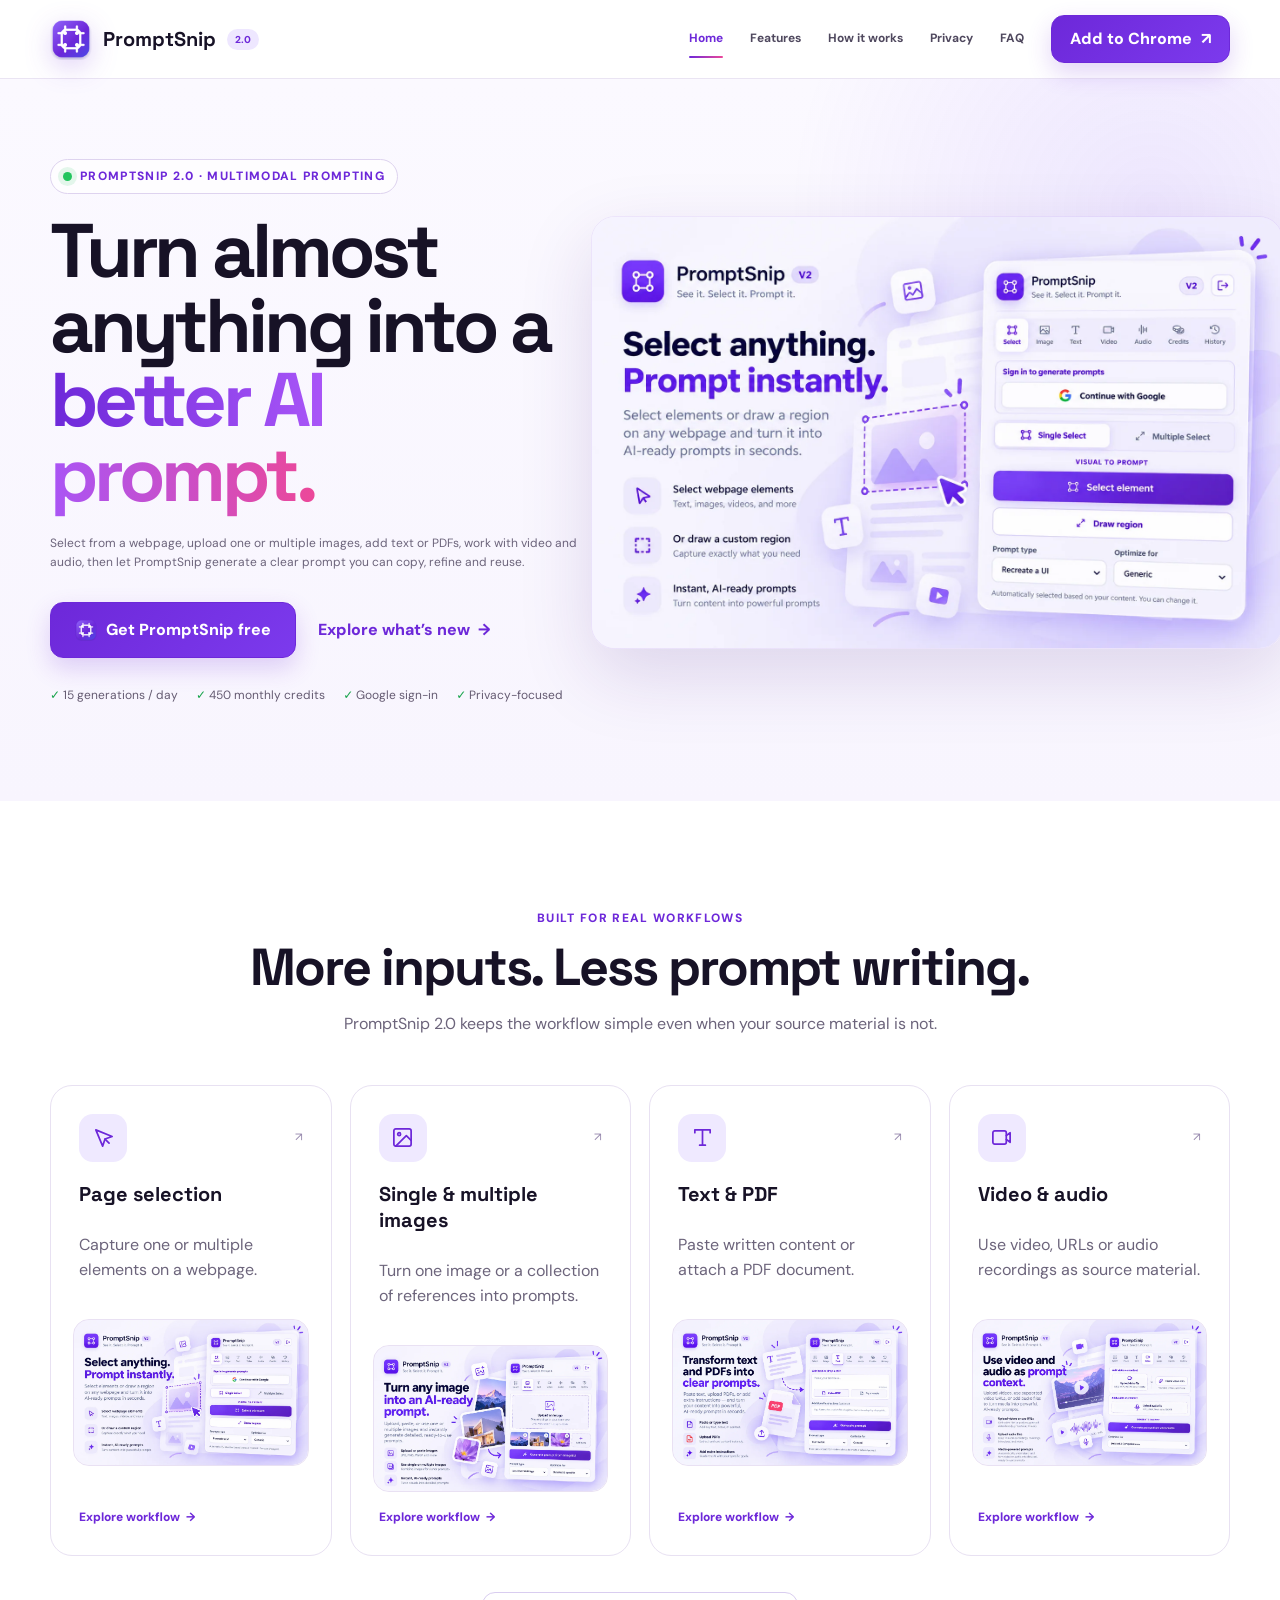
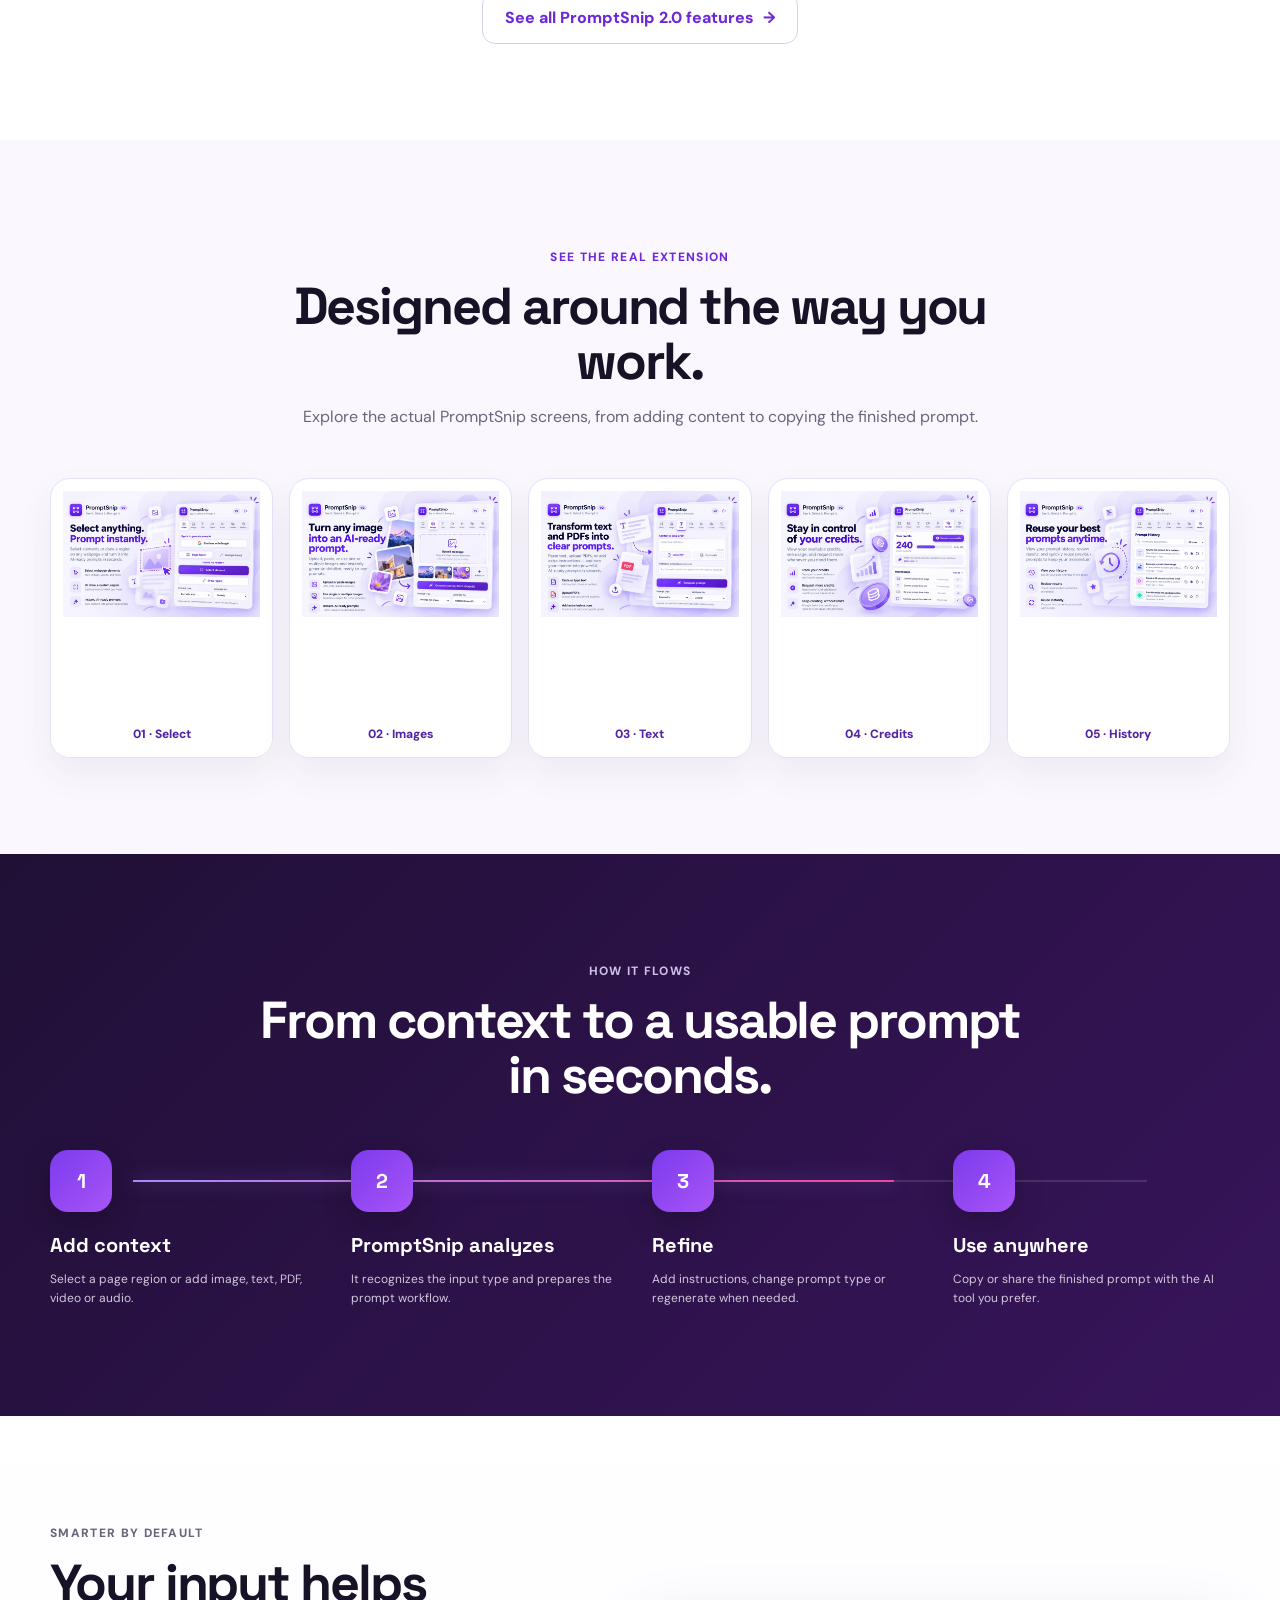
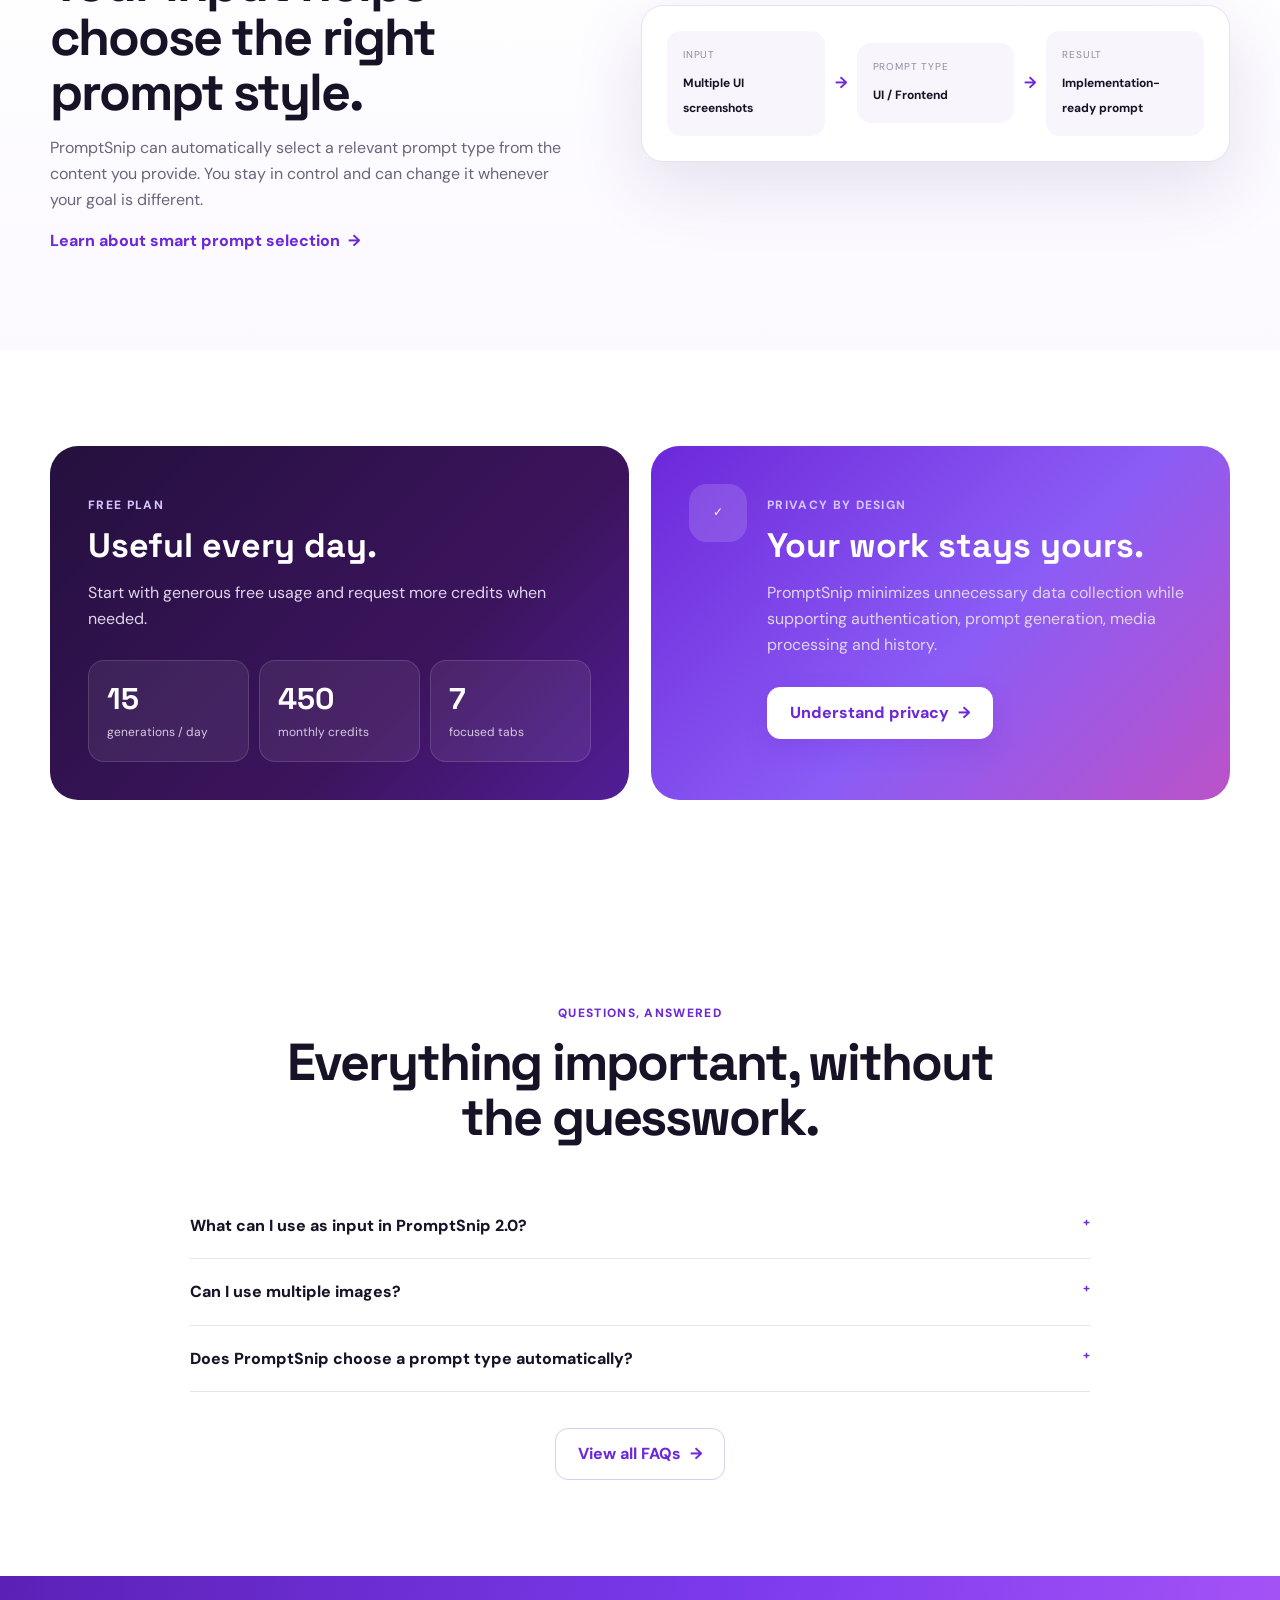
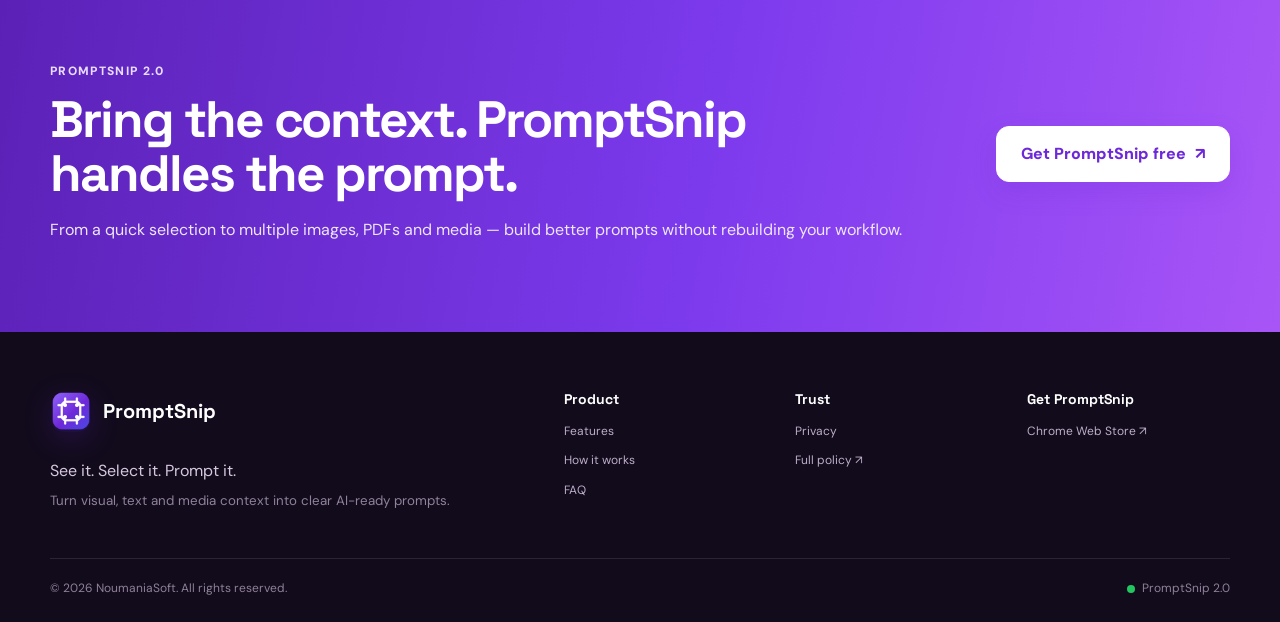
<file: index.html>
<!DOCTYPE html>
<html lang="en">
    <head>
        <meta charset="utf-8" />
        <meta content="width=device-width, initial-scale=1" name="viewport" />
        <title>PromptSnip — AI Prompt Generator for Images, PDFs, Video &amp; Webpages</title>
        <meta content="Create reusable AI prompts from webpage selections, images, text, PDFs, video and audio with PromptSnip, the Chrome extension for simple prompt generation." name="description" />
        <meta content="#6d28d9" name="theme-color" />
        <link href="assets/promptsnip-icon.png" rel="icon" type="image/png" />
        <link href="styles.css" rel="stylesheet" />
        <link href="https://promptsnip.noumaniasoft.com/" rel="canonical" />
        <meta content="website" property="og:type" />
        <meta content="PromptSnip" property="og:site_name" />
        <meta content="PromptSnip — AI Prompt Generator for Images, PDFs, Video &amp; Webpages" property="og:title" />
        <meta content="Create reusable AI prompts from webpage selections, images, text, PDFs, video and audio with PromptSnip, the Chrome extension for simple prompt generation." property="og:description" />
        <meta content="https://promptsnip.noumaniasoft.com/" property="og:url" />
        <meta content="https://promptsnip.noumaniasoft.com/assets/illustrations/PromptSnip-V2-Website-Hero.webp" property="og:image" />
        <meta content="summary_large_image" name="twitter:card" />
        <meta content="PromptSnip — AI Prompt Generator for Images, PDFs, Video &amp; Webpages" name="twitter:title" />
        <meta content="Create reusable AI prompts from webpage selections, images, text, PDFs, video and audio with PromptSnip, the Chrome extension for simple prompt generation." name="twitter:description" />
        <meta content="https://promptsnip.noumaniasoft.com/assets/illustrations/PromptSnip-V2-Website-Hero.webp" name="twitter:image" />
        <script type="application/ld+json">
            {
                "@context": "https://schema.org",
                "@type": "SoftwareApplication",
                "name": "PromptSnip",
                "applicationCategory": "BrowserApplication",
                "operatingSystem": "Chrome",
                "url": "https://promptsnip.noumaniasoft.com/",
                "description": "Create reusable AI prompts from webpage selections, images, text, PDFs, video and audio with PromptSnip, the Chrome extension for simple prompt generation.", 
                "image": "https://promptsnip.noumaniasoft.com/assets/illustrations/PromptSnip-V2-Website-Hero.webp",
                "publisher": {
                    "@type": "Organization", 
                    "name": "NoumaniaSoft"
                }, 
                "offers": {
                    "@type": "Offer", 
                    "price": "0", 
                    "priceCurrency": "USD"
                }
            }
        </script>
    </head>
    <body data-page="home">
        <a class="skip-link" href="#main">Skip to content</a>
        <header class="site-header">
            <nav aria-label="Main navigation" class="nav container">
                <a aria-label="PromptSnip home" class="brand" href="index.html">
                    <img alt="PromptSnip" height="42" src="assets/promptsnip-icon.png" width="42" />
                    <span>PromptSnip</span><small class="version-badge">2.0</small>
                </a>
                <button aria-controls="nav-links" aria-expanded="false" aria-label="Open menu" class="nav-toggle" type="button">
                    <span></span><span></span><span></span>
                </button>
                <div class="nav-links" id="nav-links">
                    <a data-nav="home" href="index.html">Home</a>
                    <a data-nav="features" href="features.html">Features</a>
                    <a data-nav="how" href="how-it-works.html">How it works</a>
                    <a data-nav="privacy" href="privacy.html">Privacy</a>
                    <a data-nav="faq" href="faq.html">FAQ</a>
                    <a 
                        class="button button-small"
                        href="https://chromewebstore.google.com/detail/promptsnip/cakhbcndlnpibpnpaebmmhgjoddcnhfo"
                        rel="noopener" target="_blank"
                    >
                        Add to Chrome 
                        <span aria-hidden="true">↗</span>
                    </a>
                </div>
            </nav>
        </header>
        <main id="main">
            <section class="hero hero-polished">
                <div class="hero-orb hero-orb-a"></div>
                <div class="hero-orb hero-orb-b"></div>
                <div class="container hero-grid">
                    <div class="hero-copy">
                        <div class="eyebrow"><span class="pulse-dot"></span> PROMPTSNIP 2.0 · MULTIMODAL PROMPTING</div>
                        <h1>Turn almost anything into a <span>better AI prompt.</span></h1>
                        <p class="hero-text">
                            Select from a webpage, upload one or multiple images, add text or PDFs, work
                            with video and audio, then let PromptSnip generate a clear prompt you can copy, refine and reuse.
                        </p>
                        <div class="hero-actions">
                            <a 
                                class="button button-large"
                                href="https://chromewebstore.google.com/detail/promptsnip/cakhbcndlnpibpnpaebmmhgjoddcnhfo"
                                rel="noopener" target="_blank"
                            >
                                <img alt="" class="button-icon" src="assets/promptsnip-icon.png" />
                                Get PromptSnip free
                            </a>
                            <a class="text-link" href="features.html">Explore what’s new <span>→</span></a>
                        </div>
                        <div class="trust-chips">
                            <span>✓ 15 generations / day</span>
                            <span>✓ 450 monthly credits</span>
                            <span>✓ Google sign-in</span>
                            <span>✓ Privacy-focused</span>
                        </div>
                    </div>
                    <div class="product-stage real-product-stage">
                        <img
                            alt="PromptSnip V2 browser extension promotional illustration" class="hero-illustration"
                            decoding="async"
                            fetchpriority="high"
                            height="992"
                            src="assets/illustrations/PromptSnip-V2-Website-Hero.webp" 
                            width="1586" 
                        />
                    </div>
                </div>
            </section>
            <section class="section home-summary">
                <div class="container">
                    <div class="section-heading">
                        <p class="kicker">BUILT FOR REAL WORKFLOWS</p>
                        <h2>More inputs. Less prompt writing.</h2>
                        <p>PromptSnip 2.0 keeps the workflow simple even when your source material is not.</p>
                    </div>
                    <div class="feature-grid feature-grid-v2">
                        <a class="feature-card interactive-card visual-home-card" href="features.html#selection">
                            <div class="card-icon-row">
                                <span class="icon-orb">
                                    <svg 
                                        aria-hidden="true"
                                        class="ps-icon"
                                        fill="none"
                                        stroke="currentColor"
                                        stroke-linecap="round"
                                        stroke-linejoin="round"
                                        stroke-width="1.8"
                                        viewbox="0 0 24 24"
                                    >
                                        <path d="m4 4 7.1 17 2.5-7.4L21 11 4 4Z"></path>
                                        <path d="m13.6 13.6 4.2 4.2"></path>
                                    </svg>
                                </span>
                                <span class="card-arrow">↗</span>
                            </div>
                            <h3>Page selection</h3>
                            <p>Capture one or multiple elements on a webpage.</p>
                            <div class="card-screen">
                                <img
                                    alt="Illustration of selecting webpage content to create AI prompts" 
                                    decoding="async"
                                    height="992" 
                                    loading="lazy"
                                    src="assets/illustrations/PromptSnip-Select-Webpage-Feature.webp" 
                                    width="1586" 
                                />
                            </div>
                            <span class="card-link">Explore workflow <b>→</b></span>
                        </a>
                        <a class="feature-card interactive-card visual-home-card" href="features.html#images">
                            <div class="card-icon-row">
                                <span class="icon-orb">
                                    <svg
                                        aria-hidden="true"
                                        class="ps-icon"
                                        fill="none"
                                        stroke="currentColor"
                                        stroke-linecap="round"
                                        stroke-linejoin="round"
                                        stroke-width="1.8"
                                        viewbox="0 0 24 24"
                                    >
                                        <rect height="18" rx="2" width="18" x="3" y="3"></rect>
                                        <circle cx="8.5" cy="8.5" r="1.5"></circle>
                                        <path d="m21 15-5-5L5 21"></path>
                                    </svg>
                                </span>
                                <span class="card-arrow">↗</span>
                            </div>
                            <h3>Single &amp; multiple images</h3>
                            <p>Turn one image or a collection of references into prompts.</p>
                            <div class="card-screen">
                                <img 
                                    alt="Illustration of image upload and image-to-prompt workflow"
                                    decoding="async" 
                                    height="992" 
                                    loading="lazy"
                                    src="assets/illustrations/PromptSnip-Image-to-AI-Prompt-Feature.webp" 
                                    width="1586" 
                                />
                            </div>
                            <span class="card-link">Explore workflow <b>→</b></span>
                        </a>
                        <a class="feature-card interactive-card visual-home-card" href="features.html#text">
                            <div class="card-icon-row">
                                <span class="icon-orb">
                                        <svg 
                                            aria-hidden="true" 
                                            class="ps-icon"
                                            fill="none" 
                                            stroke="currentColor" 
                                            stroke-linecap="round" 
                                            stroke-linejoin="round"
                                            stroke-width="1.8" 
                                            viewbox="0 0 24 24"
                                        >
                                            <path d="M4 7V4h16v3M9 20h6M12 4v16"></path>
                                        </svg>
                                    </span>
                                    <span class="card-arrow">↗</span>
                                </div>
                            <h3>Text &amp; PDF</h3>
                            <p>Paste written content or attach a PDF document.</p>
                            <div class="card-screen">
                                <img 
                                    alt="Illustration of AI prompts from text and PDF documents"
                                    decoding="async" 
                                    height="992" 
                                    loading="lazy"
                                    src="assets/illustrations/PromptSnip-Text-PDF-to-Prompt-Feature.webp" 
                                    width="1586" 
                                />
                            </div>
                            <span class="card-link">Explore workflow <b>→</b></span>
                        </a>
                        <a class="feature-card interactive-card visual-home-card" href="features.html#videos">
                            <div class="card-icon-row">
                                <span class="icon-orb">
                                    <svg
                                        aria-hidden="true"
                                        class="ps-icon"
                                        fill="none"
                                        stroke="currentColor"
                                        stroke-linecap="round"
                                        stroke-linejoin="round"
                                        stroke-width="1.8"
                                        viewbox="0 0 24 24"
                                    >
                                        <rect height="14" rx="2" width="14" x="3" y="5"></rect>
                                        <path d="m17 10 4-3v10l-4-3"></path>
                                    </svg>
                                </span>
                                <span class="card-arrow">↗</span>
                            </div>
                            <h3>Video &amp; audio</h3>
                            <p>Use video, URLs or audio recordings as source material.</p>
                            <div class="card-screen">
                                <img 
                                    alt="Illustration of video and audio inputs for AI prompts"
                                    decoding="async" 
                                    height="992" 
                                    loading="lazy"
                                    src="assets/illustrations/PromptSnip-Video-Audio-to-Prompt-Feature.webp" 
                                    width="1586" 
                                />
                            </div>
                            <span class="card-link">Explore workflow <b>→</b></span>
                        </a>
                    </div>
                    <div class="center-action">
                        <a class="button button-secondary" href="features.html">See all PromptSnip 2.0 features<span>→</span></a>
                    </div>
                </div>
            </section>
            <section class="section product-tour-preview">
                <div class="container">
                    <div class="section-heading">
                        <p class="kicker">SEE THE REAL EXTENSION</p>
                        <h2>Designed around the way you work.</h2>
                        <p>Explore the actual PromptSnip screens, from adding content to copying the finished prompt.</p>
                    </div>
                    <div class="preview-strip">
                        <a href="features.html#selection">
                            <img
                                alt="Illustration of selecting webpage content to create AI prompts" 
                                decoding="async"
                                height="992" 
                                loading="lazy"
                                src="assets/illustrations/PromptSnip-Select-Webpage-Feature.webp" 
                                width="1586" 
                            />
                                <span>01 · Select</span>
                        </a>
                        <a href="features.html#images">
                                <img
                                    alt="Illustration of image upload and image-to-prompt workflow" 
                                    decoding="async"
                                    height="992" 
                                    loading="lazy"
                                    src="assets/illustrations/PromptSnip-Image-to-AI-Prompt-Feature.webp"
                                    width="1586"
                                />
                            <span>02 · Images</span>
                        </a>
                        <a href="features.html#text">
                                <img
                                    alt="Illustration of AI prompts from text and PDF documents"
                                    decoding="async"
                                    height="992"
                                    loading="lazy"
                                    src="assets/illustrations/PromptSnip-Text-PDF-to-Prompt-Feature.webp"
                                    width="1586"
                                />
                            <span>03 · Text</span>
                        </a>
                        <a href="features.html#credits">
                            <img
                                alt="Illustration of PromptSnip credits and requests" 
                                decoding="async" 
                                height="992"
                                loading="lazy" 
                                src="assets/illustrations/PromptSnip-Credits-Management-Feature.webp"
                                width="1586" 
                            />
                            <span>04 · Credits</span>
                        </a>
                        <a href="features.html#history">
                            <img
                                alt="Illustration of saved AI prompt history and reuse" 
                                decoding="async" 
                                height="992"
                                loading="lazy" 
                                src="assets/illustrations/PromptSnip-Prompt-History-Feature.webp"
                                width="1586" 
                            />
                            <span>05 · History</span>
                        </a>
                    </div>
                </div>
            </section>
            <section class="section workflow-band">
                <div class="container">
                    <div class="section-heading light-heading">
                        <p class="kicker">HOW IT FLOWS</p>
                        <h2>From context to a usable prompt in seconds.</h2>
                    </div>
                    <div class="workflow-track">
                        <div class="progress-line"><span></span></div>
                        <article>
                            <div class="step-bubble">1</div>
                            <h3>Add context</h3>
                            <p>Select a page region or add image, text, PDF, video or audio.</p>
                        </article>
                        <article>
                            <div class="step-bubble">2</div>
                            <h3>PromptSnip analyzes</h3>
                            <p>It recognizes the input type and prepares the prompt workflow.</p>
                        </article>
                        <article>
                            <div class="step-bubble">3</div>
                            <h3>Refine</h3>
                            <p>Add instructions, change prompt type or regenerate when needed.</p>
                        </article>
                        <article>
                            <div class="step-bubble">4</div>
                            <h3>Use anywhere</h3>
                            <p>Copy or share the finished prompt with the AI tool you prefer.</p>
                        </article>
                    </div>
                </div>
            </section>
            <section class="section split-highlight">
                <div class="container split-grid">
                    <div>
                        <p class="kicker">SMARTER BY DEFAULT</p>
                        <h2>Your input helps choose the right prompt style.</h2>
                        <p>
                            PromptSnip can automatically select a relevant prompt type from the content you provide.
                            You stay in control and can change it whenever your goal is different.
                        </p>
                        <a class="text-link" href="features.html#smart">Learn about smart prompt selection<span>→</span></a>
                    </div>
                    <div class="decision-card">
                        <div><small>INPUT</small><strong>Multiple UI screenshots</strong></div><b>→</b>
                        <div><small>PROMPT TYPE</small><strong>UI / Frontend</strong></div><b>→</b>
                        <div><small>RESULT</small><strong>Implementation-ready prompt</strong></div>
                    </div>
                </div>
            </section>
            <section class="section pricing-privacy">
                <div class="container two-cards">
                    <article class="quota-card gradient-card">
                        <p class="kicker">FREE PLAN</p>
                        <h2>Useful every day.</h2>
                        <p>Start with generous free usage and request more credits when needed.</p>
                        <div class="metrics">
                            <div><strong>15</strong><span>generations / day</span></div>
                            <div><strong>450</strong><span>monthly credits</span></div>
                            <div><strong>7</strong><span>focused tabs</span></div>
                        </div>
                    </article>
                    <article class="privacy-card theme-card">
                        <div class="shield-icon">✓</div>
                        <div>
                            <p class="kicker">PRIVACY BY DESIGN</p>
                            <h2>Your work stays yours.</h2>
                            <p>
                                PromptSnip minimizes unnecessary data collection while supporting authentication, prompt
                                generation, media processing and history.
                            </p>
                            <a class="button button-light" href="privacy.html">Understand privacy<span>→</span></a>
                        </div>
                    </article>
                </div>
            </section>
            <section class="section faq-preview">
                <div class="container narrow">
                    <div class="section-heading">
                        <p class="kicker">QUESTIONS, ANSWERED</p>
                        <h2>Everything important, without the guesswork.</h2>
                    </div>
                    <div class="faq-list compact-faq">
                        <details>
                            <summary>What can I use as input in PromptSnip 2.0?</summary>
                            <p>
                                Webpage selections, images, text, PDFs, supported video and audio input, 
                                plus supported public URL workflows.
                            </p>
                        </details>
                        <details>
                            <summary>Can I use multiple images?</summary>
                            <p>Yes. The Image workflow supports single and multiple-image input.</p>
                        </details>
                        <details>
                            <summary>Does PromptSnip choose a prompt type automatically?</summary>
                            <p>It can select a relevant type automatically, while still letting you change it manually.</p>
                        </details>
                    </div>
                    <div class="center-action"><a class="button button-secondary" href="faq.html">View all FAQs<span>→</span></a>
                    </div>
                </div>
            </section>
            <section class="final-cta premium-cta">
                <div class="container">
                    <div>
                        <p class="kicker">PROMPTSNIP 2.0</p>
                        <h2>Bring the context. PromptSnip handles the prompt.</h2>
                        <p>
                            From a quick selection to multiple images, PDFs and media — build better prompts without
                            rebuilding your workflow.
                        </p>
                    </div>
                    <a 
                        class="button button-light button-large"
                        href="https://chromewebstore.google.com/detail/promptsnip/cakhbcndlnpibpnpaebmmhgjoddcnhfo"
                        rel="noopener" target="_blank"
                    >
                        Get PromptSnip free 
                        <span>↗</span>
                    </a>
                </div>
            </section>
        </main>
        <footer class="site-footer">
            <div class="container footer-top">
                <div class="footer-brand">
                    <a class="brand" href="index.html">
                        <img alt="PromptSnip" height="42" src="assets/promptsnip-icon.png" width="42" />
                        <span>PromptSnip</span>
                    </a>
                    <p>See it. Select it. Prompt it.</p>
                    <small>Turn visual, text and media context into clear AI-ready prompts.</small>
                </div>
                <div class="footer-links">
                    <div>
                        <b>Product</b>
                        <a href="features.html">Features</a>
                        <a href="how-it-works.html">How it works</a>
                        <a href="faq.html">FAQ</a>
                    </div>
                    <div>
                        <b>Trust</b>
                        <a href="privacy.html">Privacy</a>
                        <a href="https://privacy.noumaniasoft.com/" rel="noopener" target="_blank">Full policy ↗</a>
                    </div>
                    <div>
                        <b>Get PromptSnip</b>
                        <a
                            href="https://chromewebstore.google.com/detail/promptsnip/cakhbcndlnpibpnpaebmmhgjoddcnhfo"
                            rel="noopener" target="_blank"
                        >
                            Chrome Web Store ↗
                        </a>
                    </div>
                </div>
            </div>
            <div class="container footer-bottom">
                <span>© <span id="year">2026</span> NoumaniaSoft. All rights reserved.</span>
                <span class="footer-status"><i></i> PromptSnip 2.0</span>
            </div>
        </footer>
        <script src="script.js"></script>
    </body>
</html>
</file>
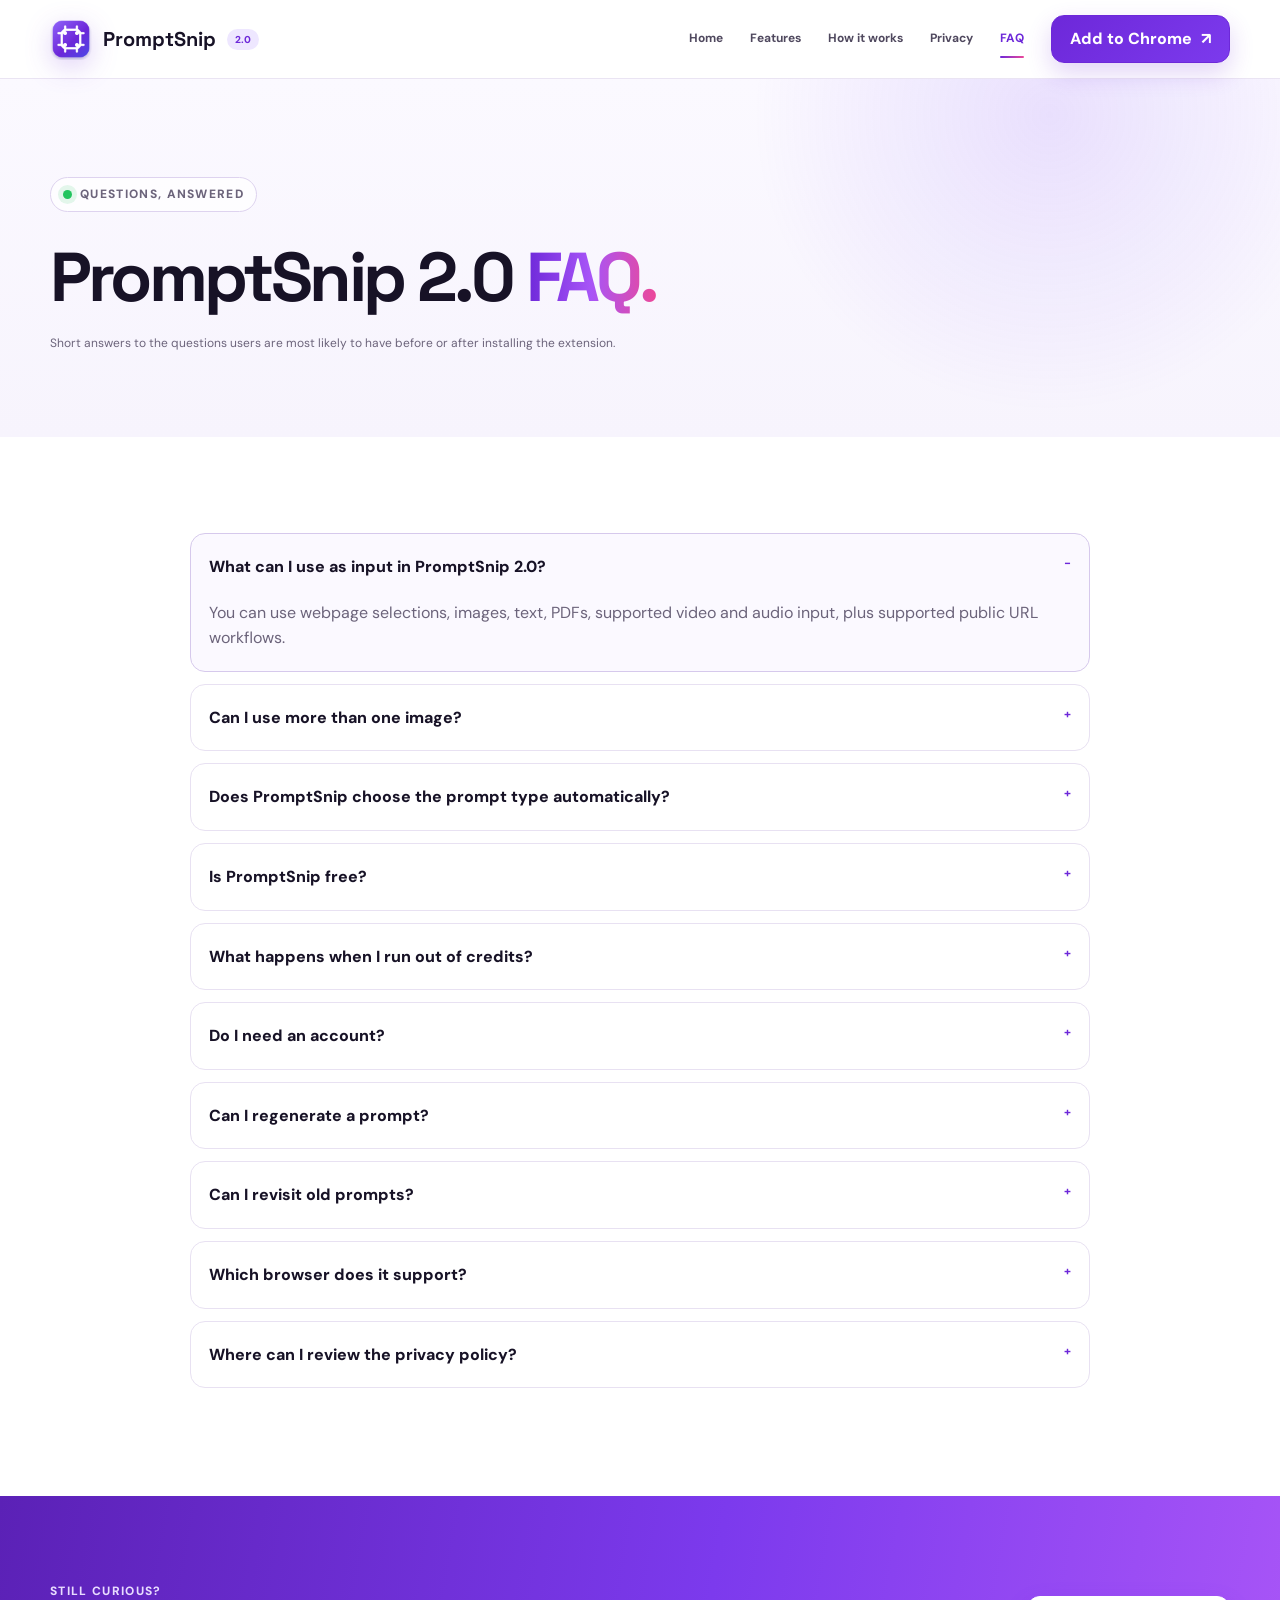
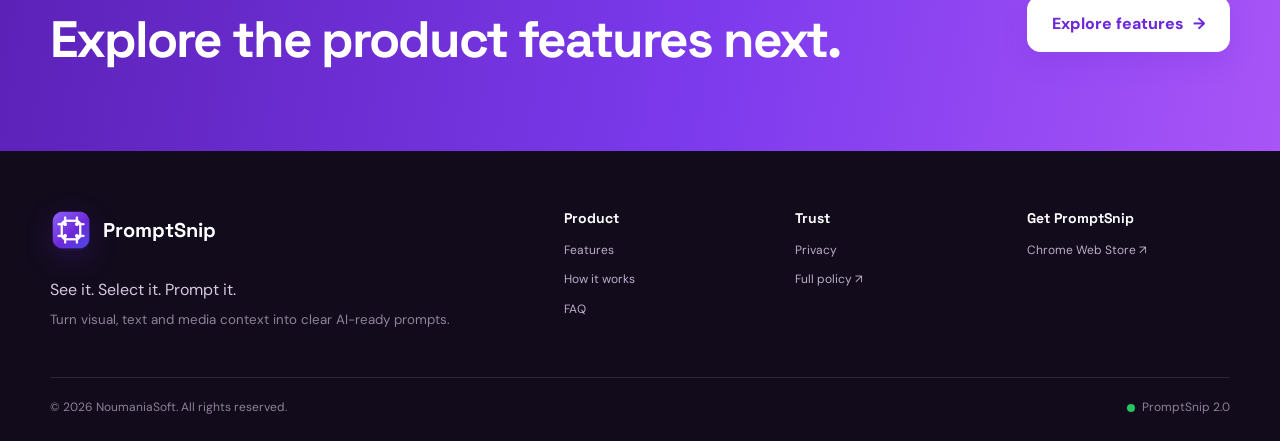
<file: faq.html>
<!DOCTYPE html>
<html lang="en">
    <head>
        <meta charset="utf-8" />
        <meta content="width=device-width, initial-scale=1" name="viewport" />
        <title>PromptSnip FAQ — AI Prompt Generator Help and Support</title>
        <meta content="Answers to common questions about PromptSnip image, text, webpage, PDF, video and audio prompt generation and credits." name="description" />
        <meta content="#6d28d9" name="theme-color" />
        <link href="assets/promptsnip-icon.png" rel="icon" type="image/png" />
        <link href="styles.css" rel="stylesheet" />
        <link href="https://promptsnip.noumaniasoft.com/faq.html" rel="canonical" />
        <meta content="website" property="og:type" />
        <meta content="PromptSnip" property="og:site_name" />
        <meta content="PromptSnip FAQ — AI Prompt Generator Help and Support" property="og:title" />
        <meta content="Answers to common questions about PromptSnip image, text, webpage, PDF, video and audio prompt generation and credits." property="og:description" />
        <meta content="https://promptsnip.noumaniasoft.com/faq.html" property="og:url" />
        <meta content="https://promptsnip.noumaniasoft.com/assets/illustrations/PromptSnip-V2-Website-Hero.webp" property="og:image" />
        <meta content="summary_large_image" name="twitter:card" />
        <meta content="PromptSnip FAQ — AI Prompt Generator Help and Support" name="twitter:title" />
        <meta content="Answers to common questions about PromptSnip image, text, webpage, PDF, video and audio prompt generation and credits." name="twitter:description" />
        <meta content="https://promptsnip.noumaniasoft.com/assets/illustrations/PromptSnip-V2-Website-Hero.webp" name="twitter:image" />
    </head>
    <body data-page="faq">
        <a class="skip-link" href="#main">Skip to content</a>
        <header class="site-header">
            <nav aria-label="Main navigation" class="nav container">
                <a aria-label="PromptSnip home" class="brand" href="index.html">
                    <img alt="PromptSnip" height="42" src="assets/promptsnip-icon.png" width="42" />
                    <span>PromptSnip</span>
                    <small class="version-badge">2.0</small>
                </a>
                <button aria-controls="nav-links" aria-expanded="false" aria-label="Open menu" class="nav-toggle" type="button">
                    <span></span><span></span><span></span>
                </button>
                <div class="nav-links" id="nav-links">
                    <a data-nav="home" href="index.html">Home</a>
                    <a data-nav="features" href="features.html">Features</a>
                    <a data-nav="how" href="how-it-works.html">How it works</a>
                    <a data-nav="privacy" href="privacy.html">Privacy</a>
                    <a data-nav="faq" href="faq.html">FAQ</a>
                    <a class="button button-small" href="https://chromewebstore.google.com/detail/promptsnip/cakhbcndlnpibpnpaebmmhgjoddcnhfo" rel="noopener" target="_blank">
                        Add to Chrome 
                        <span aria-hidden="true">↗</span>
                    </a>
                </div>
            </nav>
        </header>
        <main id="main">
            <section class="page-hero compact-page-hero">
                <div class="container page-hero-inner">
                    <div>
                        <p class="eyebrow">
                            <span class="pulse-dot"></span> 
                            QUESTIONS, ANSWERED
                        </p>
                        <h1>PromptSnip 2.0 <span>FAQ.</span></h1>
                        <p>Short answers to the questions users are most likely to have before or after installing the extension.</p>
                    </div>
                </div>
            </section>
            <section class="section">
                <div class="container narrow">
                    <div class="faq-list faq-page">
                        <details open="">
                            <summary>What can I use as input in PromptSnip 2.0?</summary>
                            <p>You can use webpage selections, images, text, PDFs, supported video and audio input, plus supported public URL workflows.</p>
                        </details>
                        <details>
                            <summary>Can I use more than one image?</summary>
                            <p>Yes. The Image workflow supports both single-image and multiple-image input.</p>
                        </details>
                        <details>
                            <summary>Does PromptSnip choose the prompt type automatically?</summary>
                            <p>It can automatically select a relevant prompt type from your input, while still letting you change that choice manually.</p>
                        </details>
                        <details>
                            <summary>Is PromptSnip free?</summary>
                            <p>The current free plan provides up to 15 generations per day and 450 monthly credits.</p>
                        </details>
                        <details>
                            <summary>What happens when I run out of credits?</summary>
                            <p>The Credits section shows your current usage and provides a way to request additional credits.</p>
                        </details>
                        <details>
                            <summary>Do I need an account?</summary>
                            <p>Yes. PromptSnip uses Google sign-in to connect your account securely.</p>
                        </details>
                        <details>
                            <summary>Can I regenerate a prompt?</summary>
                            <p>Yes. Regenerate lets you request another result without rebuilding the entire source workflow.</p>
                        </details>
                        <details>
                            <summary>Can I revisit old prompts?</summary>
                            <p>Yes. The History tab is designed so you can return to previously generated prompts and reuse them.</p>
                        </details>
                        <details>
                            <summary>Which browser does it support?</summary>
                            <p>PromptSnip is currently distributed through the Google Chrome Web Store.</p>
                        </details>
                        <details>
                            <summary>Where can I review the privacy policy?</summary>
                            <p>You can read the <a href="https://privacy.noumaniasoft.com/" rel="noopener" target="_blank">official PromptSnip Privacy Policy ↗</a>.</p>
                        </details>
                    </div>
                </div>
            </section>
            <section class="final-cta premium-cta">
                <div class="container">
                    <div>
                        <p class="kicker">STILL CURIOUS?</p>
                        <h2>Explore the product features next.</h2>
                    </div><a class="button button-light button-large" href="features.html">Explore features
                        <span>→</span></a>
                </div>
            </section>
        </main>
        <footer class="site-footer">
            <div class="container footer-top">
                <div class="footer-brand">
                    <a class="brand" href="index.html">
                        <img alt="PromptSnip" height="42" src="assets/promptsnip-icon.png" width="42" />
                        <span>PromptSnip</span>
                    </a>
                    <p>See it. Select it. Prompt it.</p>
                    <small>Turn visual, text and media context into clear AI-ready prompts.</small>
                </div>
                <div class="footer-links">
                    <div>
                        <b>Product</b>
                        <a href="features.html">Features</a>
                        <a href="how-it-works.html">How it works</a>
                        <a href="faq.html">FAQ</a>
                    </div>
                    <div>
                        <b>Trust</b>
                        <a href="privacy.html">Privacy</a>
                        <a href="https://privacy.noumaniasoft.com/" rel="noopener" target="_blank">Full policy ↗</a>
                    </div>
                    <div>
                        <b>Get PromptSnip</b>
                        <a href="https://chromewebstore.google.com/detail/promptsnip/cakhbcndlnpibpnpaebmmhgjoddcnhfo" rel="noopener" target="_blank">Chrome Web Store ↗</a>
                    </div>
                </div>
            </div>
            <div class="container footer-bottom">
                <span>© <span id="year">2026</span> NoumaniaSoft. All rights reserved.</span>
                <span class="footer-status"><i></i> PromptSnip 2.0</span>
            </div>
        </footer>
        <script src="script.js"></script>
    </body>
</html>
</file>
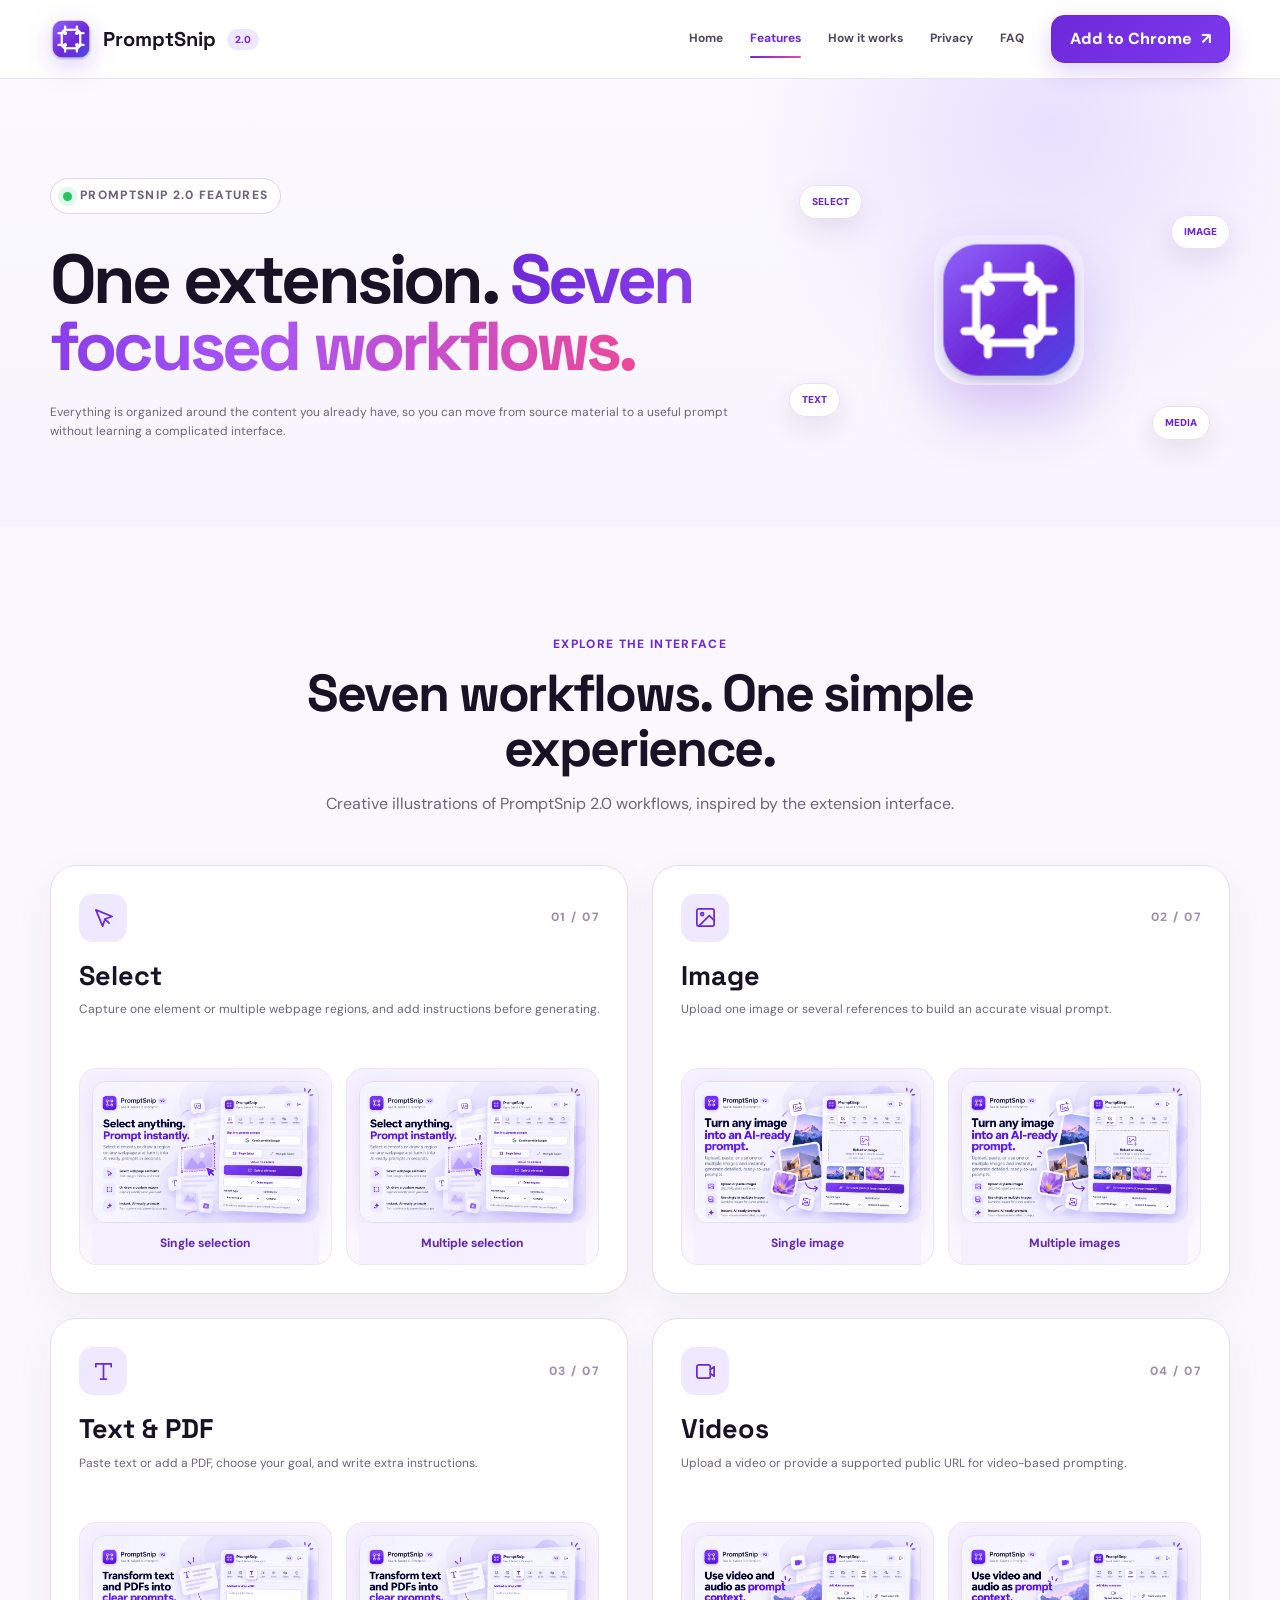
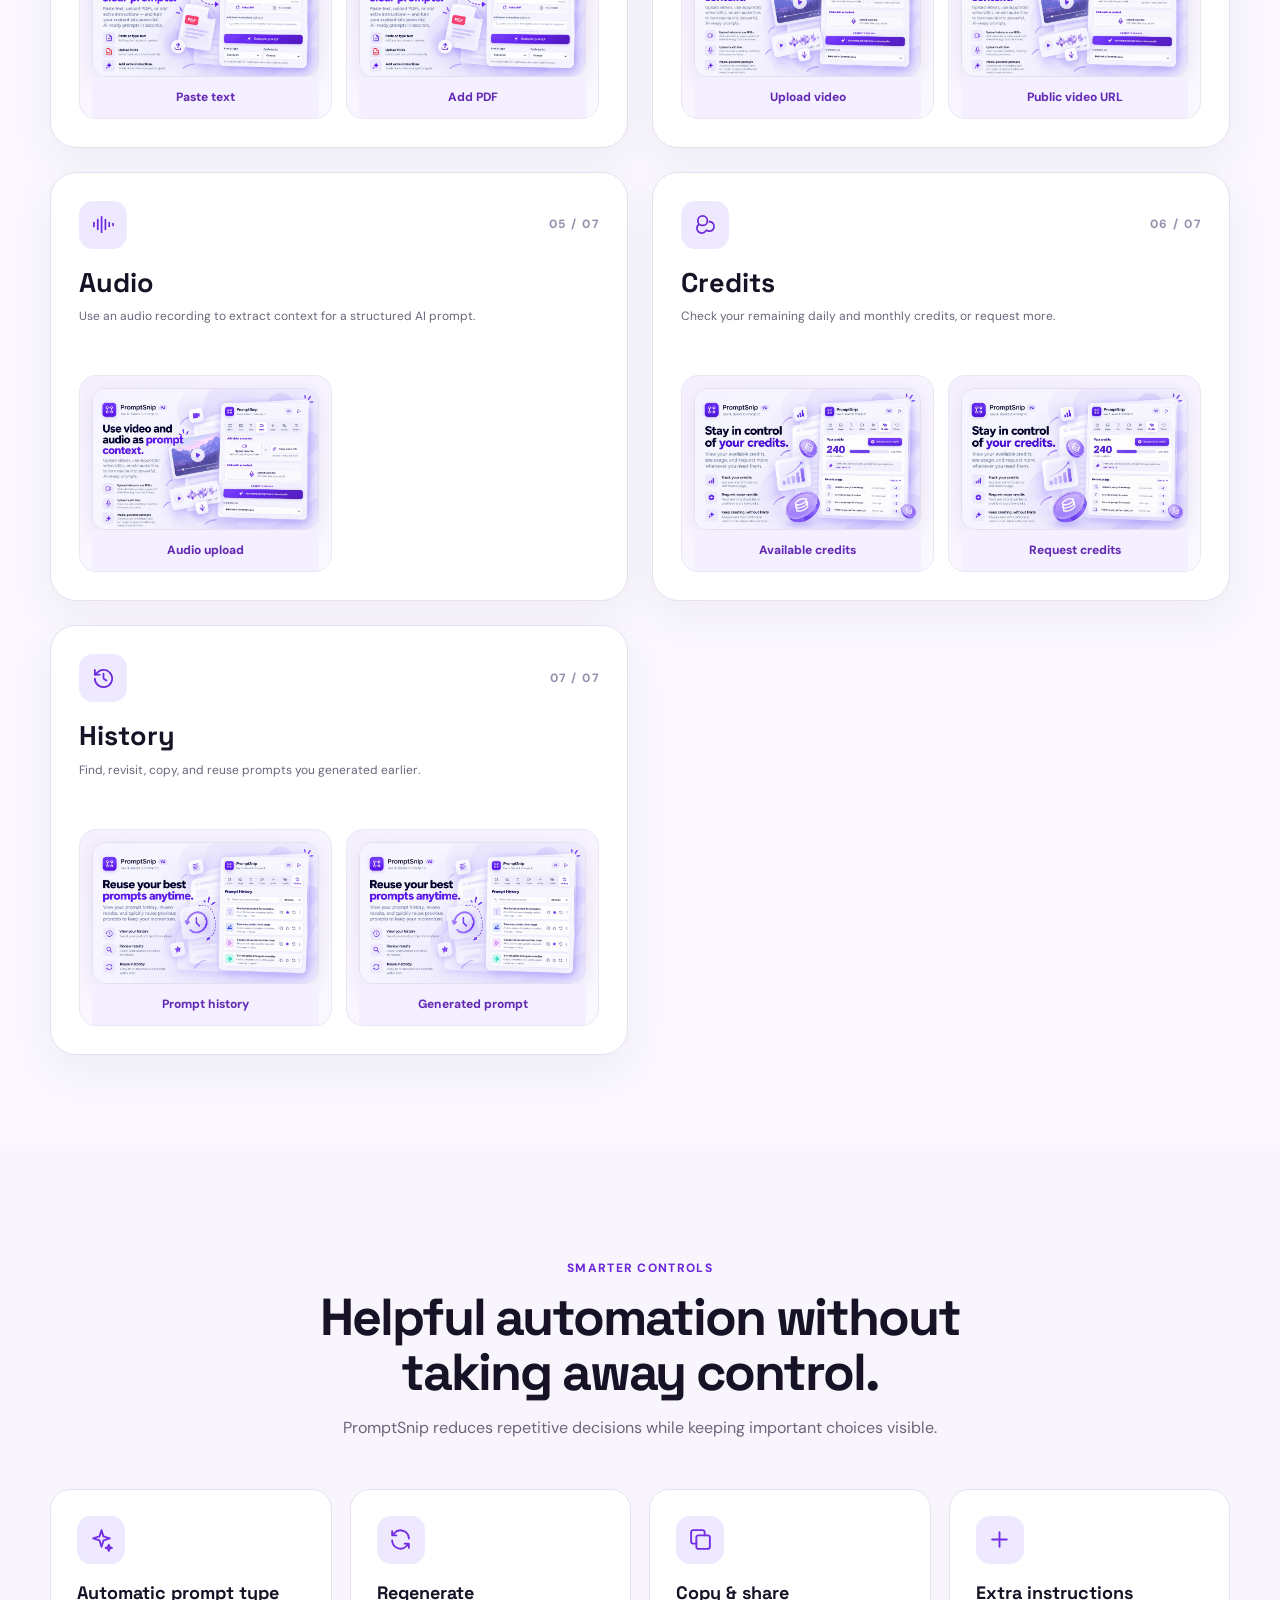
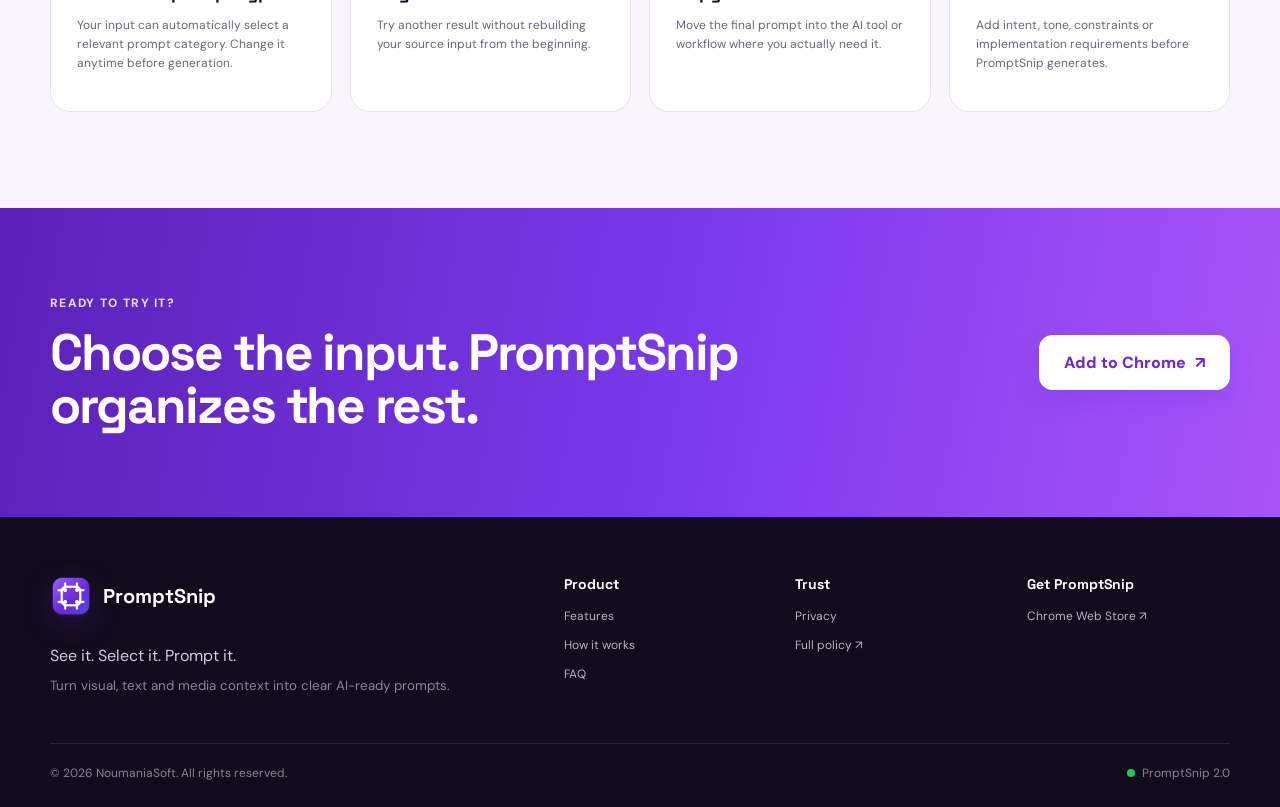
<file: features.html>
<!DOCTYPE html>
<html lang="en">
    <head>
        <meta charset="utf-8" />
        <meta content="width=device-width, initial-scale=1" name="viewport" />
        <title>PromptSnip Features — Webpage, Image, PDF, Video &amp; Audio Prompts</title>
        <meta content="Explore PromptSnip features including webpage selection, image-to-prompt, PDF, text, audio, video, credits and local prompt history." name="description" />
        <meta content="#6d28d9" name="theme-color" />
        <link href="assets/promptsnip-icon.png" rel="icon" type="image/png" />
        <link href="styles.css" rel="stylesheet" />
        <link href="https://promptsnip.noumaniasoft.com/features.html" rel="canonical" />
        <meta content="website" property="og:type" />
        <meta content="PromptSnip" property="og:site_name" />
        <meta content="PromptSnip Features — Webpage, Image, PDF, Video &amp; Audio Prompts" property="og:title" />
        <meta content="Explore PromptSnip features including webpage selection, image-to-prompt, PDF, text, audio, video, credits and local prompt history." property="og:description" />
        <meta content="https://promptsnip.noumaniasoft.com/features.html" property="og:url" />
        <meta content="https://promptsnip.noumaniasoft.com/assets/illustrations/PromptSnip-V2-Website-Hero.webp" property="og:image" />
        <meta content="summary_large_image" name="twitter:card" />
        <meta content="PromptSnip Features — Webpage, Image, PDF, Video &amp; Audio Prompts" name="twitter:title" />
        <meta content="Explore PromptSnip features including webpage selection, image-to-prompt, PDF, text, audio, video, credits and local prompt history." name="twitter:description" />
        <meta content="https://promptsnip.noumaniasoft.com/assets/illustrations/PromptSnip-V2-Website-Hero.webp" name="twitter:image" />
    </head>
    <body data-page="features">
        <a class="skip-link" href="#main">Skip to content</a>
        <header class="site-header">
            <nav aria-label="Main navigation" class="nav container">
                <a aria-label="PromptSnip home" class="brand" href="index.html">
                    <img alt="PromptSnip" height="42" src="assets/promptsnip-icon.png" width="42" />
                    <span>PromptSnip</span><small class="version-badge">2.0</small>
                </a>
                <button aria-controls="nav-links" aria-expanded="false" aria-label="Open menu" class="nav-toggle" type="button">
                    <span></span><span></span><span></span>
                </button>
                <div class="nav-links" id="nav-links">
                    <a data-nav="home" href="index.html">Home</a>
                    <a data-nav="features" href="features.html">Features</a>
                    <a data-nav="how" href="how-it-works.html">How it works</a>
                    <a data-nav="privacy" href="privacy.html">Privacy</a>
                    <a data-nav="faq" href="faq.html">FAQ</a>
                    <a
                        class="button button-small" 
                        href="https://chromewebstore.google.com/detail/promptsnip/cakhbcndlnpibpnpaebmmhgjoddcnhfo"
                        rel="noopener"
                        target="_blank"
                    >
                        Add to Chrome 
                        <span aria-hidden="true">↗</span>
                    </a>
                </div>
            </nav>
        </header>
        <main id="main">
            <section class="page-hero">
                <div class="container page-hero-inner">
                    <div>
                        <p class="eyebrow"><span class="pulse-dot"></span> PROMPTSNIP 2.0 FEATURES</p>
                        <h1>One extension. <span>Seven focused workflows.</span></h1>
                        <p>
                            Everything is organized around the content you already have, 
                            so you can move from source material to a useful prompt without learning a complicated interface.
                        </p>
                    </div>
                    <div class="page-hero-art"><img alt="PromptSnip icon" src="assets/promptsnip-icon.png" />
                        <span>SELECT</span>
                        <span>IMAGE</span>
                        <span>TEXT</span>
                        <span>MEDIA</span>
                    </div>
                </div>
            </section>
            <section class="section real-features">
                <div class="container">
                    <div class="section-heading">
                        <p class="kicker">EXPLORE THE INTERFACE</p>
                        <h2>Seven workflows. One simple experience.</h2>
                        <p>Creative illustrations of PromptSnip 2.0 workflows, inspired by the extension interface.
                        </p>
                    </div>
                    <div class="feature-demo-grid">
                        <article class="feature-demo" id="selection">
                            <div class="demo-title-row">
                                <span class="icon-orb">
                                    <svg
                                        aria-hidden="true" 
                                        class="ps-icon" 
                                        fill="none" 
                                        stroke="currentColor" 
                                        stroke-linecap="round" 
                                        stroke-linejoin="round" 
                                        stroke-width="1.8" 
                                        viewbox="0 0 24 24"
                                    >
                                        <path d="m4 4 7.1 17 2.5-7.4L21 11 4 4Z"></path>
                                        <path d="m13.6 13.6 4.2 4.2"></path>
                                    </svg>
                                </span><span class="demo-number">01 / 07</span>
                            </div>
                            <h3>Select</h3>
                            <p>Capture one element or multiple webpage regions, and add instructions before generating.</p>
                            <div class="demo-screens">
                                <figure class="demo-screen">
                                    <img
                                        alt="Illustration of selecting webpage content to create AI prompts"
                                        decoding="async" height="992" loading="lazy"
                                        src="assets/illustrations/PromptSnip-Select-Webpage-Feature.webp" width="1586" 
                                    />
                                    <figcaption>Single selection</figcaption>
                                </figure>
                                <figure class="demo-screen">
                                    <img
                                        alt="Illustration of selecting webpage content to create AI prompts"
                                        decoding="async" height="992" loading="lazy"
                                        src="assets/illustrations/PromptSnip-Select-Webpage-Feature.webp" width="1586" 
                                    />
                                    <figcaption>Multiple selection</figcaption>
                                </figure>
                            </div>
                        </article>
                        <article class="feature-demo" id="images">
                            <div class="demo-title-row">
                                <span class="icon-orb">
                                    <svg 
                                        aria-hidden="true" 
                                        class="ps-icon" 
                                        fill="none" 
                                        stroke="currentColor" 
                                        stroke-linecap="round" 
                                        stroke-linejoin="round" 
                                        stroke-width="1.8" 
                                        viewbox="0 0 24 24"
                                    >
                                        <rect height="18" rx="2" width="18" x="3" y="3"></rect>
                                        <circle cx="8.5" cy="8.5" r="1.5"></circle>
                                        <path d="m21 15-5-5L5 21"></path>
                                    </svg>
                                </span><span class="demo-number">02 / 07</span>
                            </div>
                            <h3>Image</h3>
                            <p>Upload one image or several references to build an accurate visual prompt.</p>
                            <div class="demo-screens">
                                <figure class="demo-screen">
                                    <img
                                        alt="Illustration of image upload and image-to-prompt workflow" 
                                        decoding="async"
                                        height="992" 
                                        loading="lazy"
                                        src="assets/illustrations/PromptSnip-Image-to-AI-Prompt-Feature.webp"
                                        width="1586" 
                                    />
                                    <figcaption>Single image</figcaption>
                                </figure>
                                <figure class="demo-screen">
                                    <img
                                        alt="Illustration of image upload and image-to-prompt workflow"
                                        decoding="async"
                                        height="992"
                                        loading="lazy"
                                        src="assets/illustrations/PromptSnip-Image-to-AI-Prompt-Feature.webp"
                                        width="1586" 
                                    />
                                    <figcaption>Multiple images</figcaption>
                                </figure>
                            </div>
                        </article>
                        <article class="feature-demo" id="text">
                            <div class="demo-title-row">
                                <span class="icon-orb">
                                    <svg
                                        aria-hidden="true"
                                        class="ps-icon"
                                        fill="none"
                                        stroke="currentColor"
                                        stroke-linecap="round"
                                        stroke-linejoin="round"
                                        stroke-width="1.8"
                                        viewbox="0 0 24 24"
                                    >
                                        <path d="M4 7V4h16v3M9 20h6M12 4v16"></path>
                                    </svg>
                                </span>
                                <span class="demo-number">03 / 07</span>
                            </div>
                            <h3>Text &amp; PDF</h3>
                            <p>Paste text or add a PDF, choose your goal, and write extra instructions.</p>
                            <div class="demo-screens">
                                <figure class="demo-screen">
                                    <img
                                        alt="Illustration of AI prompts from text and PDF documents"
                                        decoding="async"
                                        height="992"
                                        loading="lazy"
                                        src="assets/illustrations/PromptSnip-Text-PDF-to-Prompt-Feature.webp"
                                        width="1586" 
                                    />
                                    <figcaption>Paste text</figcaption>
                                </figure>
                                <figure class="demo-screen">
                                    <img
                                        alt="Illustration of AI prompts from text and PDF documents" 
                                        decoding="async"
                                        height="992" 
                                        loading="lazy"
                                        src="assets/illustrations/PromptSnip-Text-PDF-to-Prompt-Feature.webp"
                                        width="1586" 
                                    />
                                    <figcaption>Add PDF</figcaption>
                                </figure>
                            </div>
                        </article>
                        <article class="feature-demo" id="videos">
                            <div class="demo-title-row">
                                <span class="icon-orb">
                                    <svg
                                        aria-hidden="true" 
                                        class="ps-icon" 
                                        fill="none" 
                                        stroke="currentColor" 
                                        stroke-linecap="round" 
                                        stroke-linejoin="round" 
                                        stroke-width="1.8" 
                                        viewbox="0 0 24 24"
                                    >
                                        <rect height="14" rx="2" width="14" x="3" y="5"></rect>
                                        <path d="m17 10 4-3v10l-4-3"></path>
                                    </svg>
                                </span>
                                <span class="demo-number">04 / 07</span>
                            </div>
                            <h3>Videos</h3>
                            <p>Upload a video or provide a supported public URL for video-based prompting.</p>
                            <div class="demo-screens">
                                <figure class="demo-screen">
                                    <img 
                                        alt="Illustration of video and audio inputs for AI prompts"
                                        decoding="async"
                                        height="992"
                                        loading="lazy"
                                        src="assets/illustrations/PromptSnip-Video-Audio-to-Prompt-Feature.webp"
                                        width="1586" 
                                    />
                                    <figcaption>Upload video</figcaption>
                                </figure>
                                <figure class="demo-screen">
                                    <img 
                                        alt="Illustration of video and audio inputs for AI prompts"
                                        decoding="async" height="992" loading="lazy"
                                        src="assets/illustrations/PromptSnip-Video-Audio-to-Prompt-Feature.webp"
                                        width="1586" 
                                    />
                                    <figcaption>Public video URL</figcaption>
                                </figure>
                            </div>
                        </article>
                        <article class="feature-demo" id="audio">
                            <div class="demo-title-row">
                                <span class="icon-orb">
                                    <svg
                                        aria-hidden="true"
                                        class="ps-icon"
                                        fill="none"
                                        stroke="currentColor"
                                        stroke-linecap="round"
                                        stroke-linejoin="round" 
                                        stroke-width="1.8" 
                                        viewbox="0 0 24 24"
                                    >
                                        <path d="M2 10v4M6 7v10M10 4v16M14 7v10M18 10v4M22 11v2"></path>
                                    </svg>
                                </span>
                                <span class="demo-number">05 / 07</span>
                            </div>
                            <h3>Audio</h3>
                            <p>Use an audio recording to extract context for a structured AI prompt.</p>
                            <div class="demo-screens">
                                <figure class="demo-screen">
                                    <img 
                                        alt="Illustration of video and audio inputs for AI prompts"
                                        decoding="async"
                                        height="992"
                                        loading="lazy"
                                        src="assets/illustrations/PromptSnip-Video-Audio-to-Prompt-Feature.webp"
                                        width="1586" 
                                    />
                                    <figcaption>Audio upload</figcaption>
                                </figure>
                            </div>
                        </article>
                        <article class="feature-demo" id="credits">
                            <div class="demo-title-row">
                                <span class="icon-orb">
                                    <svg 
                                        aria-hidden="true" 
                                        class="ps-icon" 
                                        fill="none" 
                                        stroke="currentColor" 
                                        stroke-linecap="round" 
                                        stroke-linejoin="round" 
                                        stroke-width="1.8" 
                                        viewbox="0 0 24 24"
                                    >
                                        <circle cx="9" cy="8" r="5"></circle>
                                        <path d="M5 12a5 5 0 1 0 7 7"></path>
                                        <path d="M16 9a5 5 0 1 1-3 9"></path>
                                    </svg>
                                </span>
                                <span class="demo-number">06 / 07</span>
                            </div>
                            <h3>Credits</h3>
                            <p>Check your remaining daily and monthly credits, or request more.</p>
                            <div class="demo-screens">
                                <figure class="demo-screen">
                                    <img
                                        alt="Illustration of PromptSnip credits and requests"
                                        decoding="async" 
                                        height="992" 
                                        loading="lazy"
                                        src="assets/illustrations/PromptSnip-Credits-Management-Feature.webp"
                                        width="1586" 
                                    />
                                    <figcaption>Available credits</figcaption>
                                </figure>
                                <figure class="demo-screen">
                                    <img
                                        alt="Illustration of PromptSnip credits and requests"
                                        decoding="async" 
                                        height="992" 
                                        loading="lazy"
                                        src="assets/illustrations/PromptSnip-Credits-Management-Feature.webp"
                                        width="1586" 
                                    />
                                    <figcaption>Request credits</figcaption>
                                </figure>
                            </div>
                        </article>
                        <article class="feature-demo" id="history">
                            <div class="demo-title-row">
                                <span class="icon-orb">
                                    <svg
                                        aria-hidden="true" 
                                        class="ps-icon" 
                                        fill="none" 
                                        stroke="currentColor" 
                                        stroke-linecap="round" 
                                        stroke-linejoin="round" 
                                        stroke-width="1.8" 
                                        viewbox="0 0 24 24"
                                    >
                                        <path d="M3 12a9 9 0 1 0 3-6.7L3 8"></path>
                                        <path d="M3 3v5h5M12 7v5l3 2"></path>
                                    </svg>
                                </span>
                                <span class="demo-number">07 / 07</span>
                            </div>
                            <h3>History</h3>
                            <p>Find, revisit, copy, and reuse prompts you generated earlier.</p>
                            <div class="demo-screens">
                                <figure class="demo-screen">
                                    <img 
                                        alt="Illustration of saved AI prompt history and reuse"
                                        decoding="async"
                                        height="992"
                                        loading="lazy"
                                        src="assets/illustrations/PromptSnip-Prompt-History-Feature.webp"
                                        width="1586"
                                    />
                                    <figcaption>Prompt history</figcaption>
                                </figure>
                                <figure class="demo-screen">
                                    <img
                                        alt="Illustration of saved AI prompt history and reuse"
                                        decoding="async"
                                        height="992"
                                        loading="lazy"
                                        src="assets/illustrations/PromptSnip-Prompt-History-Feature.webp"
                                        width="1586" 
                                    />
                                    <figcaption>Generated prompt</figcaption>
                                </figure>
                            </div>
                        </article>
                    </div>
                </div>
            </section>
            <section class="section feature-deep" id="smart">
                <div class="container">
                    <div class="section-heading">
                        <p class="kicker">SMARTER CONTROLS</p>
                        <h2>Helpful automation without taking away control.</h2>
                        <p>PromptSnip reduces repetitive decisions while keeping important choices visible.</p>
                    </div>
                    <div class="detail-grid">
                        <article>
                            <div class="detail-icon">
                                <svg
                                    aria-hidden="true"
                                    class="ps-icon"
                                    fill="none"
                                    stroke="currentColor"
                                    stroke-linecap="round"
                                    stroke-linejoin="round"
                                    stroke-width="1.8"
                                    viewbox="0 0 24 24"
                                >
                                    <path d="m12 3 1.9 6.1L20 11l-6.1 1.9L12 19l-1.9-6.1L4 11l6.1-1.9L12 3ZM19 17l.8 2.2L22 20l-2.2.8L19 23l-.8-2.2L16 20l2.2-.8L19 17Z"></path>
                                </svg>
                            </div>
                            <h3>Automatic prompt type</h3>
                            <p>Your input can automatically select a relevant prompt category. Change it anytime before generation.</p>
                        </article>
                        <article>
                            <div class="detail-icon">
                                <svg 
                                    aria-hidden="true"
                                    class="ps-icon"
                                    fill="none"
                                    stroke="currentColor"
                                    stroke-linecap="round"
                                    stroke-linejoin="round"
                                    stroke-width="1.8"
                                    viewbox="0 0 24 24"
                                >
                                    <path d="M20 11a8 8 0 0 0-14-5L4 8M4 4v4h4M4 13a8 8 0 0 0 14 5l2-2M16 16h4v4"></path>
                                </svg>
                            </div>
                            <h3>Regenerate</h3>
                            <p>Try another result without rebuilding your source input from the beginning.</p>
                        </article>
                        <article>
                            <div class="detail-icon">
                                <svg
                                    aria-hidden="true"
                                    class="ps-icon"
                                    fill="none"
                                    stroke="currentColor"
                                    stroke-linecap="round"
                                    stroke-linejoin="round"
                                    stroke-width="1.8"
                                    viewbox="0 0 24 24"
                                >
                                    <rect height="13" rx="2" width="13" x="8" y="8"></rect>
                                    <path d="M16 8V5a2 2 0 0 0-2-2H5a2 2 0 0 0-2 2v9a2 2 0 0 0 2 2h3"></path>
                                </svg>
                            </div>
                            <h3>Copy &amp; share</h3>
                            <p>Move the final prompt into the AI tool or workflow where you actually need it.</p>
                        </article>
                        <article>
                            <div class="detail-icon">
                                <svg 
                                    aria-hidden="true"
                                    class="ps-icon"
                                    fill="none"
                                    stroke="currentColor"
                                    stroke-linecap="round"
                                    stroke-linejoin="round"
                                    stroke-width="1.8"
                                    viewbox="0 0 24 24"
                                >
                                    <path d="M12 5v14M5 12h14"></path>
                                </svg>
                            </div>
                            <h3>Extra instructions</h3>
                            <p>Add intent, tone, constraints or implementation requirements before PromptSnip generates.</p>
                        </article>
                    </div>
                </div>
            </section>
            <section class="final-cta premium-cta">
                <div class="container">
                    <div>
                        <p class="kicker">READY TO TRY IT?</p>
                        <h2>Choose the input. PromptSnip organizes the rest.</h2>
                    </div>
                    <a 
                        class="button button-light button-large" 
                        href="https://chromewebstore.google.com/detail/promptsnip/cakhbcndlnpibpnpaebmmhgjoddcnhfo" 
                        rel="noopener" 
                        target="_blank"
                    >
                        Add to Chrome 
                        <span>↗</span>
                    </a>
                </div>
            </section>
        </main>
        <footer class="site-footer">
            <div class="container footer-top">
                <div class="footer-brand">
                    <a class="brand" href="index.html">
                        <img alt="PromptSnip" height="42" src="assets/promptsnip-icon.png" width="42" />
                        <span>PromptSnip</span>
                    </a>
                    <p>See it. Select it. Prompt it.</p>
                    <small>Turn visual, text and media context into clear AI-ready prompts.</small>
                </div>
                <div class="footer-links">
                    <div>
                        <b>Product</b>
                        <a href="features.html">Features</a>
                        <a href="how-it-works.html">How it works</a>
                        <a href="faq.html">FAQ</a>
                    </div>
                    <div>
                        <b>Trust</b>
                        <a href="privacy.html">Privacy</a>
                        <a href="https://privacy.noumaniasoft.com/" rel="noopener" target="_blank">Full policy ↗</a>
                    </div>
                    <div>
                        <b>Get PromptSnip</b>
                        <a
                            href="https://chromewebstore.google.com/detail/promptsnip/cakhbcndlnpibpnpaebmmhgjoddcnhfo"
                            rel="noopener" 
                            target="_blank"
                        >
                            Chrome Web Store ↗
                        </a>
                    </div>
                </div>
            </div>
            <div class="container footer-bottom">
                <span>© <span id="year">2026</span> NoumaniaSoft. All rights reserved.</span>
                <span class="footer-status"><i></i> PromptSnip 2.0</span>
            </div>
        </footer>
        <script src="script.js"></script>
    </body>
</html>
</file>
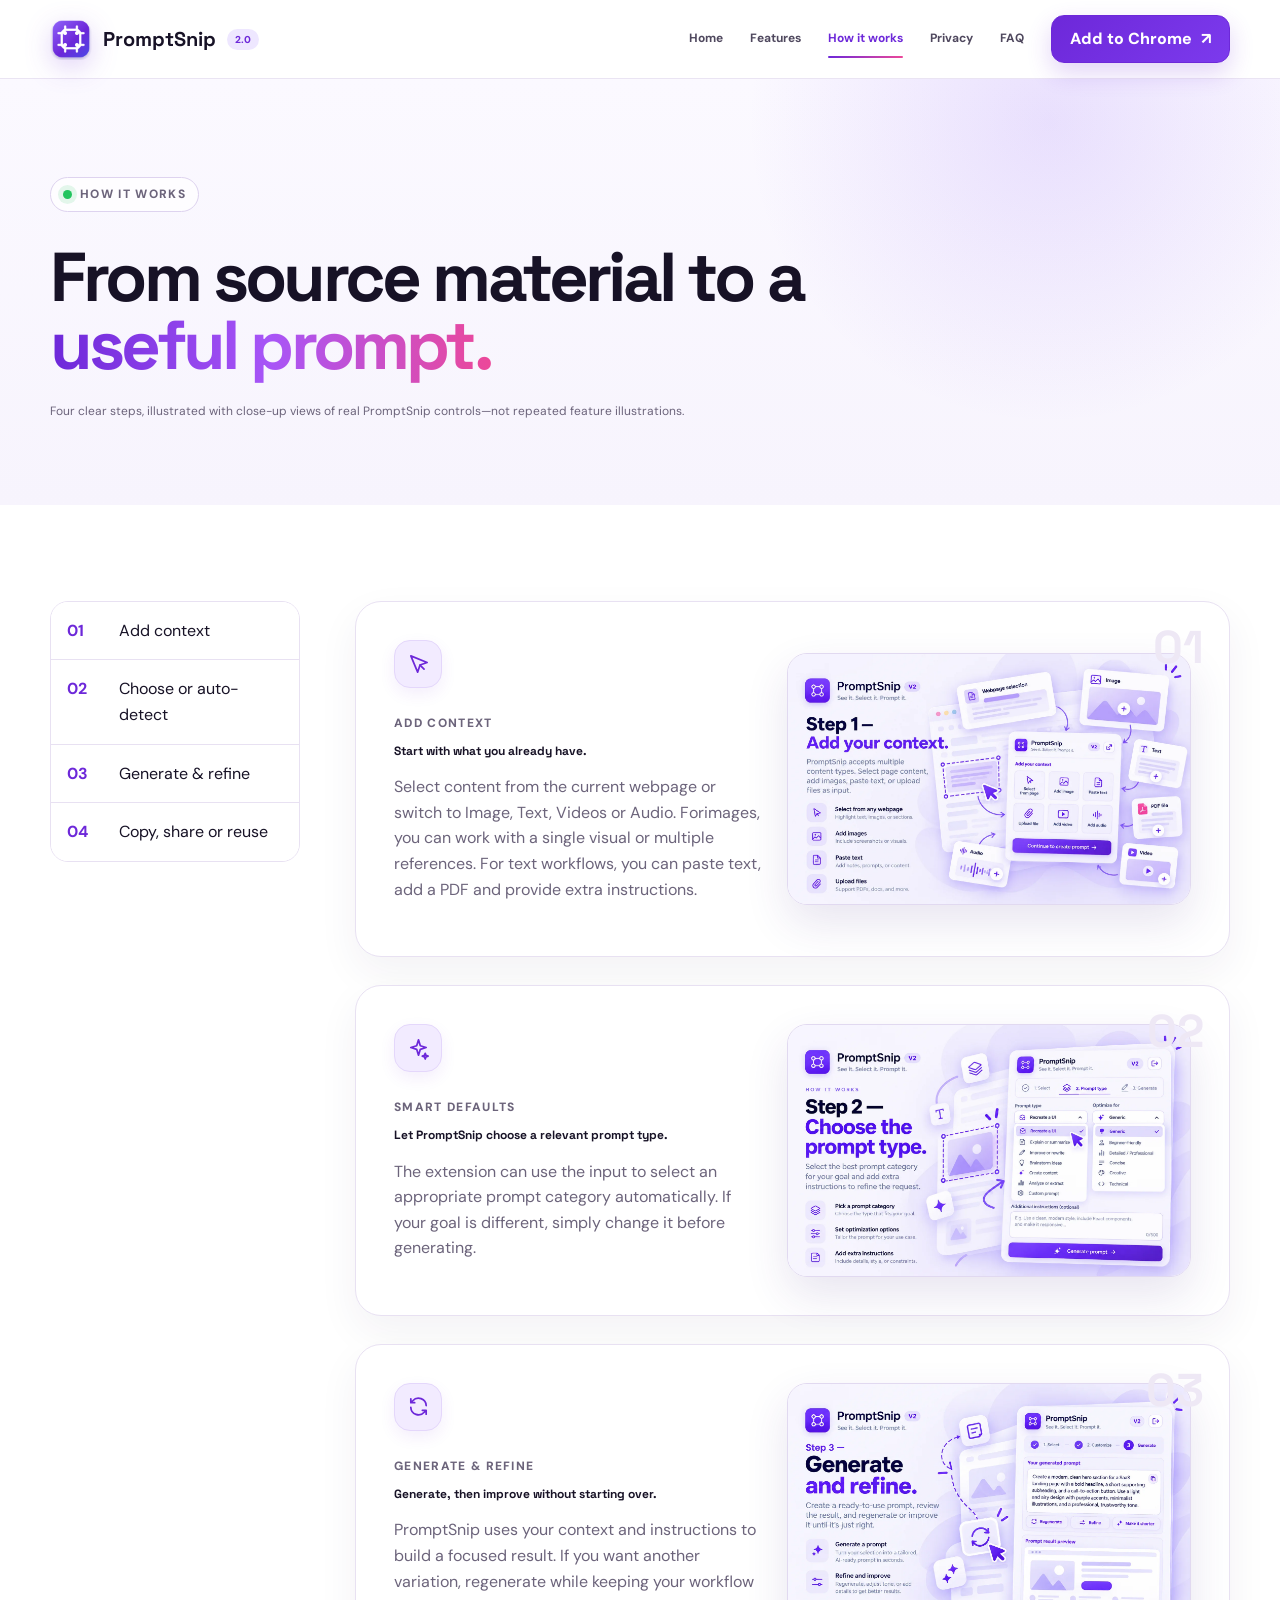
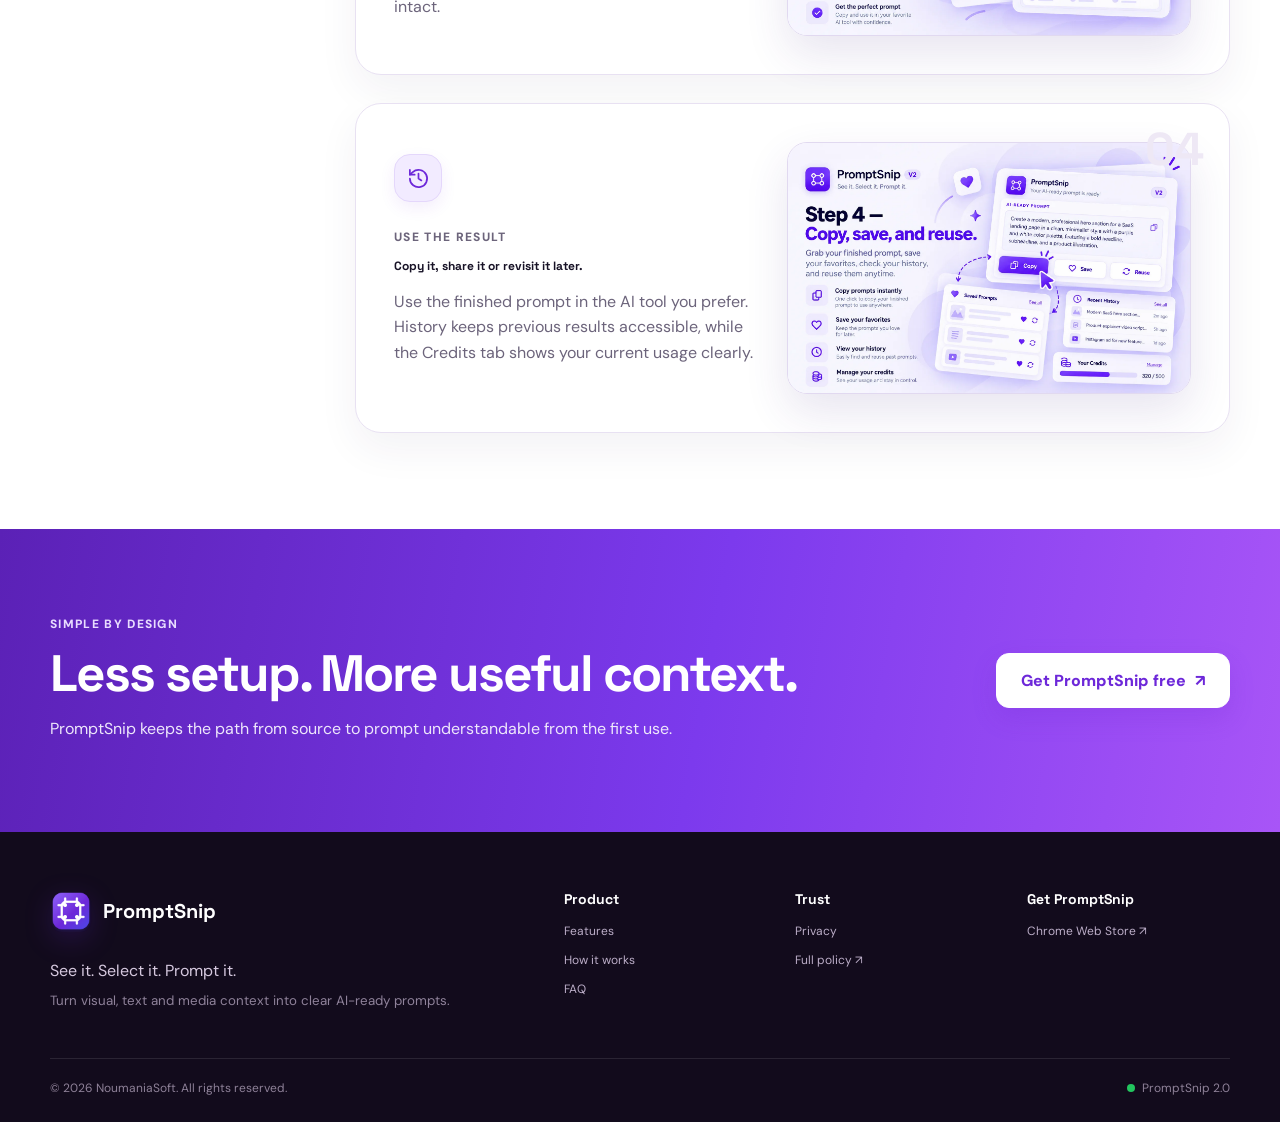
<file: how-it-works.html>
<!DOCTYPE html>
<html lang="en">
    <head>
        <meta charset="utf-8" />
        <meta content="width=device-width, initial-scale=1" name="viewport" />
        <title>How PromptSnip Works — Create AI Prompts in Four Steps</title>
        <meta content="Learn how to add content, choose a prompt type, generate AI-ready prompts, and copy or reuse results with PromptSnip." name="description" />
        <meta content="#6d28d9" name="theme-color" />
        <link href="assets/promptsnip-icon.png" rel="icon" type="image/png" />
        <link href="styles.css" rel="stylesheet" />
        <link href="https://promptsnip.noumaniasoft.com/how-it-works.html" rel="canonical" />
        <meta content="website" property="og:type" />
        <meta content="PromptSnip" property="og:site_name" />
        <meta content="How PromptSnip Works — Create AI Prompts in Four Steps" property="og:title" />
        <meta content="Learn how to add content, choose a prompt type, generate AI-ready prompts, and copy or reuse results with PromptSnip." property="og:description" />
        <meta content="https://promptsnip.noumaniasoft.com/how-it-works.html" property="og:url" />
        <meta content="https://promptsnip.noumaniasoft.com/assets/illustrations/PromptSnip-V2-Website-Hero.webp" property="og:image" />
        <meta content="summary_large_image" name="twitter:card" />
        <meta content="How PromptSnip Works — Create AI Prompts in Four Steps" name="twitter:title" />
        <meta content="Learn how to add content, choose a prompt type, generate AI-ready prompts, and copy or reuse results with PromptSnip." name="twitter:description" />
        <meta content="https://promptsnip.noumaniasoft.com/assets/illustrations/PromptSnip-V2-Website-Hero.webp" name="twitter:image" />
    </head>
    <body data-page="how">
        <a class="skip-link" href="#main">Skip to content</a>
        <header class="site-header">
            <nav aria-label="Main navigation" class="nav container">
                <a aria-label="PromptSnip home" class="brand" href="index.html">
                    <img alt="PromptSnip" height="42" src="assets/promptsnip-icon.png" width="42" />
                    <span>PromptSnip</span><small class="version-badge">2.0</small>
                </a>
                <button aria-controls="nav-links" aria-expanded="false" aria-label="Open menu" class="nav-toggle" type="button">
                    <span></span><span></span><span></span>
                </button>
                <div class="nav-links" id="nav-links">
                    <a data-nav="home" href="index.html">Home</a>
                    <a data-nav="features" href="features.html">Features</a>
                    <a data-nav="how" href="how-it-works.html">How it works</a>
                    <a data-nav="privacy" href="privacy.html">Privacy</a>
                    <a data-nav="faq" href="faq.html">FAQ</a>
                    <a
                        class="button button-small" 
                        href="https://chromewebstore.google.com/detail/promptsnip/cakhbcndlnpibpnpaebmmhgjoddcnhfo" 
                        rel="noopener" 
                        target="_blank"
                    >
                            Add to Chrome
                        <span aria-hidden="true">↗</span>
                    </a>
                </div>
            </nav>
        </header>
        <main id="main">
            <section class="page-hero compact-page-hero">
                <div class="container page-hero-inner">
                    <div>
                        <p class="eyebrow"><span class="pulse-dot"></span> HOW IT WORKS</p>
                        <h1>From source material to a <span>useful prompt.</span></h1>
                        <p>Four clear steps, illustrated with close-up views of real PromptSnip controls—not repeated feature illustrations.</p>
                    </div>
                </div>
            </section>
            <section class="section">
                <div class="container process-layout">
                    <div class="process-nav">
                        <a href="#step1"><b>01</b><span>Add context</span></a>
                        <a href="#step2"><b>02</b><span>Choose or auto-detect</span></a>
                        <a href="#step3"><b>03</b><span>Generate &amp; refine</span></a>
                        <a href="#step4"><b>04</b><span>Copy, share or reuse</span></a>
                    </div>
                    <div class="process-content">
                        <article class="process-step" id="step1"><span class="process-number">01</span>
                            <div>
                                <span class="icon-orb process-icon">
                                    <svg
                                        aria-hidden="true"
                                        class="ps-icon"
                                        fill="none"
                                        stroke="currentColor"
                                        stroke-linecap="round"
                                        stroke-linejoin="round"
                                        stroke-width="1.8"
                                        viewbox="0 0 24 24"
                                    >
                                        <path d="m4 4 7.1 17 2.5-7.4L21 11 4 4Z"></path>
                                        <path d="m13.6 13.6 4.2 4.2"></path>
                                    </svg>
                                </span>
                                <p class="kicker">ADD CONTEXT</p>
                                <h2>Start with what you already have.</h2>
                                <p>
                                    Select content from the current webpage or switch to Image, Text, Videos or Audio.
                                    Forimages, you can work with a single visual or multiple references. For text workflows,
                                    you can paste text, add a PDF and provide extra instructions.
                                </p>
                            </div>
                            <div class="process-visual process-visual-custom">
                                <figure class="story-figure">
                                    <img
                                        alt="Step 1: Add webpage, image, text, audio or video context to PromptSnip"
                                        decoding="async"
                                        height="992"
                                        loading="lazy"
                                        src="assets/illustrations/PromptSnip-How-It-Works-01-Add-Context.webp"
                                        width="1586" 
                                    />
                                </figure>
                            </div>
                        </article>
                        <article class="process-step" id="step2"><span class="process-number">02</span>
                            <div>
                                <span class="icon-orb process-icon">
                                    <svg 
                                        aria-hidden="true"
                                        class="ps-icon"
                                        fill="none"
                                        stroke="currentColor"
                                        stroke-linecap="round"
                                        stroke-linejoin="round"
                                        stroke-width="1.8"
                                        viewbox="0 0 24 24"
                                    >
                                        <path d="m12 3 1.9 6.1L20 11l-6.1 1.9L12 19l-1.9-6.1L4 11l6.1-1.9L12 3ZM19 17l.8 2.2L22 20l-2.2.8L19 23l-.8-2.2L16 20l2.2-.8L19 17Z"></path>
                                    </svg>
                                </span>
                                <p class="kicker">SMART DEFAULTS</p>
                                <h2>Let PromptSnip choose a relevant prompt type.</h2>
                                <p>
                                    The extension can use the input to select an appropriate prompt category automatically.
                                    If your goal is different, simply change it before generating.
                                </p>
                            </div>
                            <div class="process-visual process-visual-custom">
                                <figure class="story-figure">
                                    <img
                                        alt="Step 2: Choose prompt category and customize instructions"
                                        decoding="async"
                                        height="992"
                                        loading="lazy"
                                        src="assets/illustrations/PromptSnip-How-It-Works-02-Choose-Prompt-Type.webp"
                                        width="1586" 
                                    />
                                </figure>
                            </div>
                        </article>
                        <article class="process-step" id="step3"><span class="process-number">03</span>
                            <div>
                                <span class="icon-orb process-icon">
                                    <svg 
                                        aria-hidden="true" 
                                        class="ps-icon" 
                                        fill="none"
                                        stroke="currentColor" 
                                        stroke-linecap="round" 
                                        stroke-linejoin="round"
                                        stroke-width="1.8" 
                                        viewbox="0 0 24 24"
                                    >
                                        <path d="M20 11a8 8 0 0 0-14-5L4 8M4 4v4h4M4 13a8 8 0 0 0 14 5l2-2M16 16h4v4"></path>
                                    </svg>
                                </span>
                                <p class="kicker">GENERATE &amp; REFINE</p>
                                <h2>Generate, then improve without starting over.</h2>
                                <p>
                                    PromptSnip uses your context and instructions to build a focused result. If you want
                                    another variation, regenerate while keeping your workflow intact.
                                </p>
                            </div>
                            <div class="process-visual process-visual-custom">
                                <figure class="story-figure">
                                    <img 
                                        alt="Step 3: Generate and refine an AI prompt"
                                        decoding="async"
                                        height="992"
                                        loading="lazy"
                                        src="assets/illustrations/PromptSnip-How-It-Works-03-Generate-Refine.webp"
                                        width="1586"
                                    />
                                </figure>
                            </div>
                        </article>
                        <article class="process-step" id="step4"><span class="process-number">04</span>
                            <div>
                                <span class="icon-orb process-icon">
                                    <svg 
                                        aria-hidden="true"
                                        class="ps-icon"
                                        fill="none"
                                        stroke="currentColor"
                                        stroke-linecap="round"
                                        stroke-linejoin="round"
                                        stroke-width="1.8"
                                        viewbox="0 0 24 24"
                                    >
                                        <path d="M3 12a9 9 0 1 0 3-6.7L3 8"></path>
                                        <path d="M3 3v5h5M12 7v5l3 2"></path>
                                    </svg>
                                </span>
                                <p class="kicker">USE THE RESULT</p>
                                <h2>Copy it, share it or revisit it later.</h2>
                                <p>
                                    Use the finished prompt in the AI tool you prefer. History keeps previous results
                                    accessible, while the Credits tab shows your current usage clearly.
                                </p>
                            </div>
                            <div class="process-visual process-visual-custom">
                                <figure class="story-figure">
                                    <img
                                        alt="Step 4: Copy, save and reuse prompts"
                                        decoding="async"
                                        height="992"
                                        loading="lazy"
                                        src="assets/illustrations/PromptSnip-How-It-Works-04-Copy-Save-Reuse.webp"
                                        width="1586" 
                                    />
                                </figure>
                            </div>
                        </article>
                    </div>
                </div>
            </section>
            <section class="final-cta premium-cta">
                <div class="container">
                    <div>
                        <p class="kicker">SIMPLE BY DESIGN</p>
                        <h2>Less setup. More useful context.</h2>
                        <p>PromptSnip keeps the path from source to prompt understandable from the first use.</p>
                    </div>
                    <a
                        class="button button-light button-large"
                        href="https://chromewebstore.google.com/detail/promptsnip/cakhbcndlnpibpnpaebmmhgjoddcnhfo"
                        rel="noopener" 
                        target="_blank"
                    >
                        Get PromptSnip free
                        <span>↗</span>
                    </a>
                </div>
            </section>
        </main>
        <footer class="site-footer">
            <div class="container footer-top">
                <div class="footer-brand">
                    <a class="brand" href="index.html">
                        <img alt="PromptSnip" height="42" src="assets/promptsnip-icon.png" width="42" />
                        <span>PromptSnip</span>
                    </a>
                    <p>See it. Select it. Prompt it.</p>
                    <small>Turn visual, text and media context into clear AI-ready prompts.</small>
                </div>
                <div class="footer-links">
                    <div>
                        <b>Product</b>
                        <a href="features.html">Features</a>
                        <a href="how-it-works.html">How it works</a>
                        <a href="faq.html">FAQ</a>
                    </div>
                    <div><b>Trust</b>
                        <a href="privacy.html">Privacy</a>
                        <a href="https://privacy.noumaniasoft.com/" rel="noopener" target="_blank">Full policy ↗</a>
                    </div>
                    <div>
                        <b>Get PromptSnip</b>
                        <a
                            href="https://chromewebstore.google.com/detail/promptsnip/cakhbcndlnpibpnpaebmmhgjoddcnhfo"
                            rel="noopener"
                            target="_blank"
                        >
                            Chrome Web Store ↗
                        </a>
                    </div>
                </div>
            </div>
            <div class="container footer-bottom">
                <span>© <span id="year">2026</span> NoumaniaSoft. All rights reserved.</span>
                <span class="footer-status"><i></i> PromptSnip 2.0</span>
            </div>
        </footer>
        <script src="script.js"></script>
    </body>
</html>
</file>
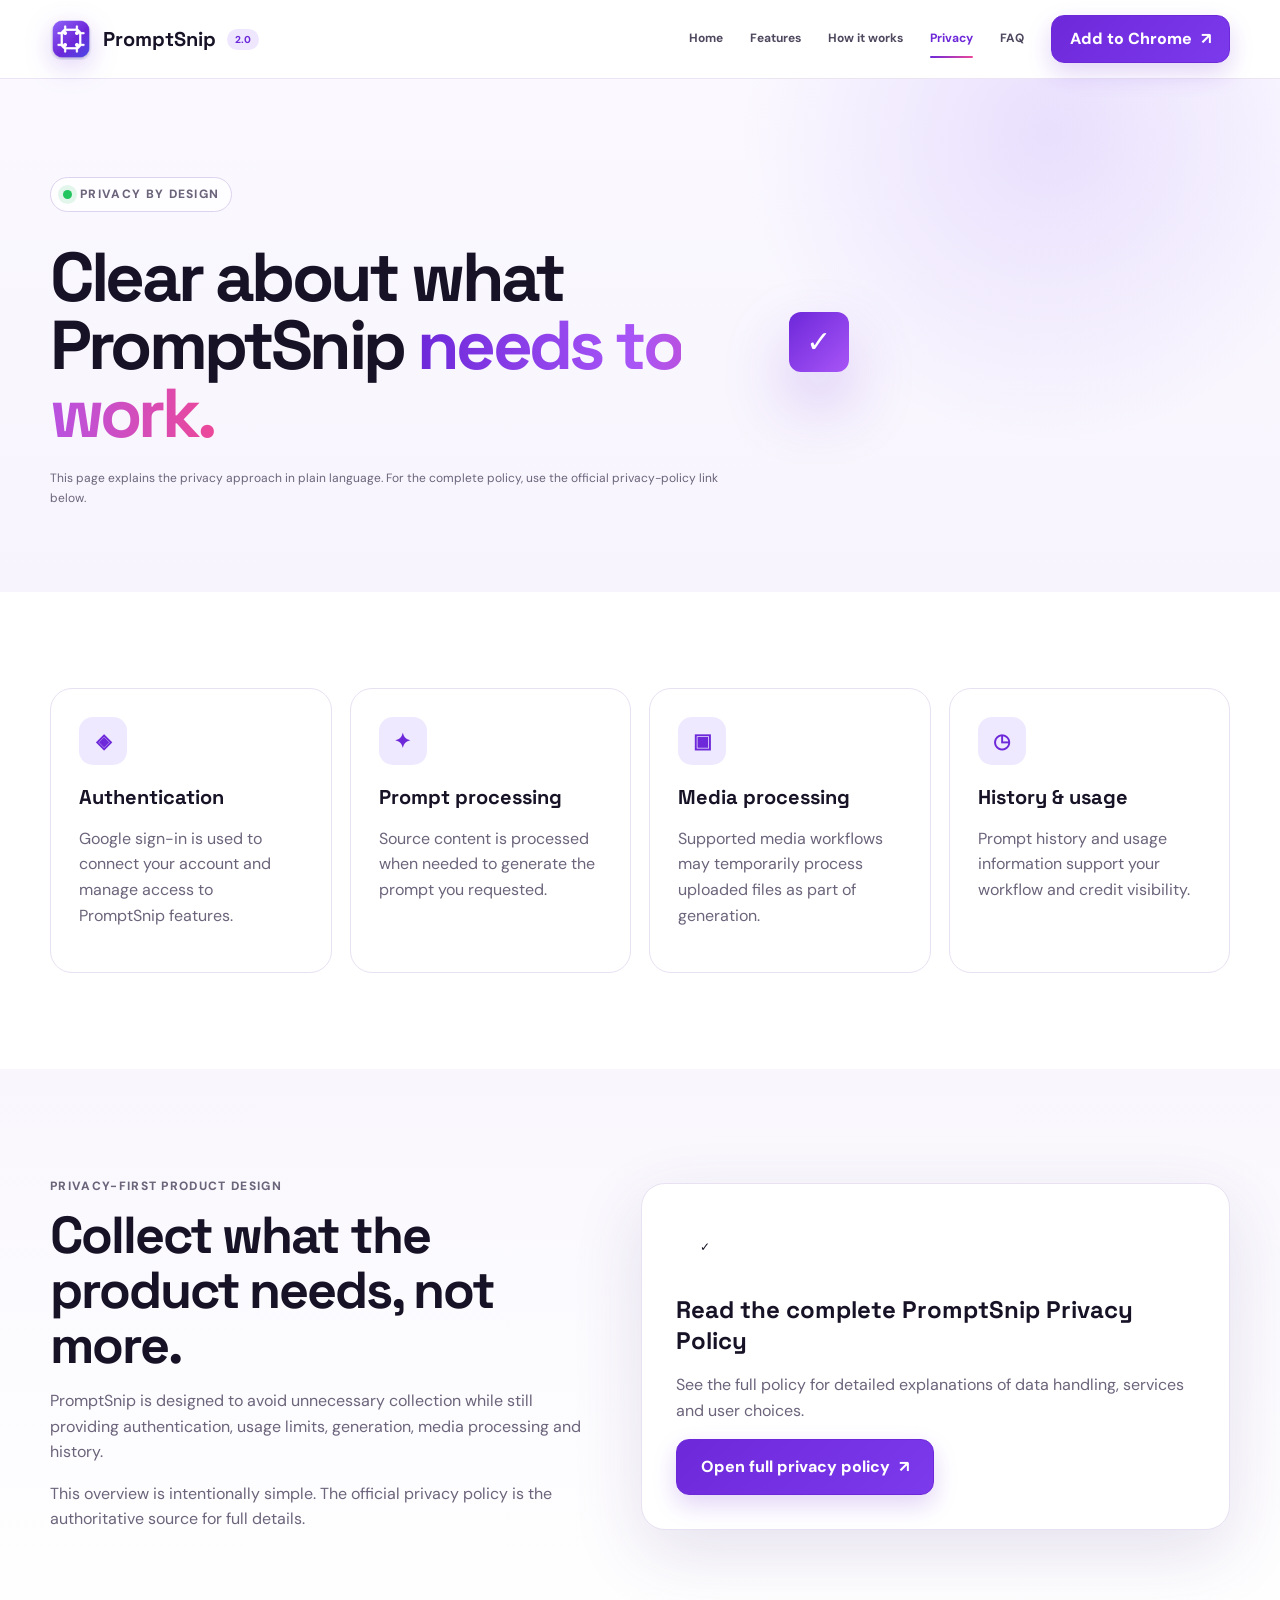
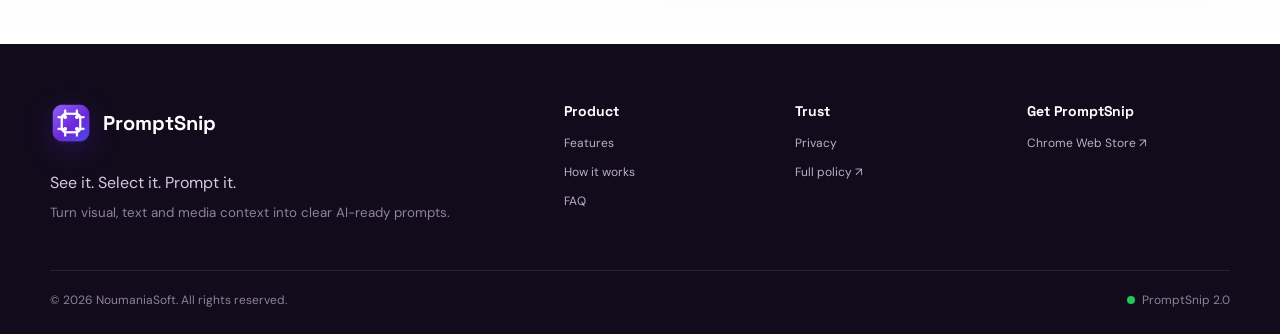
<file: privacy.html>
<!DOCTYPE html>
<html lang="en">
    <head>
        <meta charset="utf-8" />
        <meta content="width=device-width, initial-scale=1" name="viewport" />
        <title>PromptSnip Privacy — Data Protection and Policy</title>
        <meta content="Learn about PromptSnip privacy practices, account authentication, user-provided content and the full privacy policy." name="description" />
        <meta content="#6d28d9" name="theme-color" />
        <link href="assets/promptsnip-icon.png" rel="icon" type="image/png" />
        <link href="styles.css" rel="stylesheet" />
        <link href="https://promptsnip.noumaniasoft.com/privacy.html" rel="canonical" />
        <meta content="website" property="og:type" />
        <meta content="PromptSnip" property="og:site_name" />
        <meta content="PromptSnip Privacy — Data Protection and Policy" property="og:title" />
        <meta content="Learn about PromptSnip privacy practices, account authentication, user-provided content and the full privacy policy." property="og:description" />
        <meta content="https://promptsnip.noumaniasoft.com/privacy.html" property="og:url" />
        <meta content="https://promptsnip.noumaniasoft.com/assets/illustrations/PromptSnip-V2-Website-Hero.webp" property="og:image" />
        <meta content="summary_large_image" name="twitter:card" />
        <meta content="PromptSnip Privacy — Data Protection and Policy" name="twitter:title" />
        <meta content="Learn about PromptSnip privacy practices, account authentication, user-provided content and the full privacy policy." name="twitter:description" />
        <meta content="https://promptsnip.noumaniasoft.com/assets/illustrations/PromptSnip-V2-Website-Hero.webp" name="twitter:image" />
    </head>
    <body data-page="privacy">
        <a class="skip-link" href="#main">Skip to content</a>
        <header class="site-header">
            <nav aria-label="Main navigation" class="nav container">
                <a aria-label="PromptSnip home" class="brand" href="index.html">
                    <img alt="PromptSnip" height="42" src="assets/promptsnip-icon.png" width="42" />
                    <span>PromptSnip</span><small class="version-badge">2.0</small>
                </a>
                <button aria-controls="nav-links" aria-expanded="false" aria-label="Open menu" class="nav-toggle" type="button">
                    <span></span><span></span><span></span>
                </button>
                <div class="nav-links" id="nav-links">
                    <a data-nav="home" href="index.html">Home</a>
                    <a data-nav="features" href="features.html">Features</a>
                    <a data-nav="how" href="how-it-works.html">How it works</a>
                    <a data-nav="privacy" href="privacy.html">Privacy</a>
                    <a data-nav="faq" href="faq.html">FAQ</a>
                    <a 
                        class="button button-small"
                        href="https://chromewebstore.google.com/detail/promptsnip/cakhbcndlnpibpnpaebmmhgjoddcnhfo"
                        rel="noopener" target="_blank"
                    >
                        Add to Chrome 
                        <span aria-hidden="true">↗</span>
                    </a>
                </div>
            </nav>
        </header>
        <main id="main">
            <section class="page-hero privacy-hero">
                <div class="container page-hero-inner">
                    <div>
                        <p class="eyebrow"><span class="pulse-dot"></span> PRIVACY BY DESIGN</p>
                        <h1>Clear about what PromptSnip <span>needs to work.</span></h1>
                        <p>
                            This page explains the privacy approach in plain language. 
                            For the complete policy, use the official privacy-policy link below.
                        </p>
                    </div>
                    <div class="privacy-hero-mark">✓</div>
                </div>
            </section>
            <section class="section">
                <div class="container trust-grid">
                    <article class="trust-card interactive-card">
                        <div class="detail-icon">◈</div>
                        <h3>Authentication</h3>
                        <p>Google sign-in is used to connect your account and manage access to PromptSnip features.</p>
                    </article>
                    <article class="trust-card interactive-card">
                        <div class="detail-icon">✦</div>
                        <h3>Prompt processing</h3>
                        <p>Source content is processed when needed to generate the prompt you requested.</p>
                    </article>
                    <article class="trust-card interactive-card">
                        <div class="detail-icon">▣</div>
                        <h3>Media processing</h3>
                        <p>Supported media workflows may temporarily process uploaded files as part of generation.</p>
                    </article>
                    <article class="trust-card interactive-card">
                        <div class="detail-icon">◷</div>
                        <h3>History &amp; usage</h3>
                        <p>Prompt history and usage information support your workflow and credit visibility.</p>
                    </article>
                </div>
            </section>
            <section class="section privacy-explain">
                <div class="container split-grid">
                    <div>
                        <p class="kicker">PRIVACY-FIRST PRODUCT DESIGN</p>
                        <h2>Collect what the product needs, not more.</h2>
                        <p>
                            PromptSnip is designed to avoid unnecessary collection while still providing authentication,
                            usage limits, generation, media processing and history.
                        </p>
                        <p>
                            This overview is intentionally simple.
                            The official privacy policy is the authoritative source for full details.
                        </p>
                    </div>
                    <div class="policy-box">
                        <div class="shield-icon">✓</div>
                        <h3>Read the complete PromptSnip Privacy Policy</h3>
                        <p>See the full policy for detailed explanations of data handling, services and user choices.</p>
                        <a
                            class="button button-large" href="https://privacy.noumaniasoft.com/"
                            rel="noopener"
                            target="_blank"
                        >
                            Open full privacy policy
                            <span>↗</span>
                        </a>
                    </div>
                </div>
            </section>
        </main>
        <footer class="site-footer">
            <div class="container footer-top">
                <div class="footer-brand">
                    <a class="brand" href="index.html">
                        <img alt="PromptSnip" height="42" src="assets/promptsnip-icon.png" width="42" />
                        <span>PromptSnip</span>
                    </a>
                    <p>See it. Select it. Prompt it.</p>
                    <small>Turn visual, text and media context into clear AI-ready prompts.</small>
                </div>
                <div class="footer-links">
                    <div>
                        <b>Product</b>
                        <a href="features.html">Features</a>
                        <a href="how-it-works.html">How it works</a>
                        <a href="faq.html">FAQ</a>
                    </div>
                    <div>
                        <b>Trust</b>
                        <a href="privacy.html">Privacy</a>
                        <a href="https://privacy.noumaniasoft.com/" rel="noopener" target="_blank">Full policy ↗</a>
                    </div>
                    <div>
                        <b>Get PromptSnip</b>
                        <a
                            href="https://chromewebstore.google.com/detail/promptsnip/cakhbcndlnpibpnpaebmmhgjoddcnhfo"
                            rel="noopener" target="_blank"
                        >
                            Chrome Web Store ↗
                        </a>
                    </div>
                </div>
            </div>
            <div class="container footer-bottom">
                <span>© <span id="year">2026</span> NoumaniaSoft. All rights reserved.</span>
                <span class="footer-status"><i></i> PromptSnip 2.0</span>
            </div>
        </footer>
        <script src="script.js"></script>
    </body>
</html>
</file>
<file: styles.css>
@import url("https://fonts.googleapis.com/css2?family=DM+Sans:wght@400;500;600;700&family=Space+Grotesk:wght@500;600;700&display=swap");
:root {
  --primary: #6d28d9;
  --primary-2: #8b5cf6;
  --primary-3: #a855f7;
  --pink: #ec4899;
  --blue: #3b82f6;
  --orange: #f97316;
  --ink: #171226;
  --muted: #6c647b;
  --surface: #f8f6fc;
  --surface-2: #f2edfb;
  --line: #e8e1f2;
  --white: #fff;
  --dark: #160c26;
  --dark-2: #25123e;
  --shadow: 0 24px 70px rgba(70, 35, 120, 0.13);
  --container: 1180px;
}
* {
  box-sizing: border-box;
}
html {
  scroll-behavior: smooth;
  scroll-padding-top: 90px;
}
body {
  margin: 0;
  color: var(--ink);
  background: #fff;
  font-family: "DM Sans", system-ui, sans-serif;
  line-height: 1.6;
  overflow-x: hidden;
}
a {
  color: inherit;
}
button,
a {
  touch-action: manipulation;
}
.container {
  width: min(calc(100% - 40px), var(--container));
  margin-inline: auto;
}
.narrow {
  max-width: 900px;
}
.skip-link {
  position: fixed;
  left: 16px;
  top: -80px;
  z-index: 1000;
  background: #fff;
  padding: 12px 18px;
  border-radius: 10px;
}
.skip-link:focus {
  top: 16px;
}
.site-header {
  position: sticky;
  top: 0;
  z-index: 80;
  background: rgba(255, 255, 255, 0.9);
  backdrop-filter: blur(20px);
  border-bottom: 1px solid rgba(232, 225, 242, 0.9);
}
.nav {
  height: 78px;
  display: flex;
  align-items: center;
  justify-content: space-between;
}
.brand {
  display: inline-flex;
  align-items: center;
  gap: 11px;
  text-decoration: none;
  font:
    700 20px "Space Grotesk",
    sans-serif;
}
.brand img {
  border-radius: 11px;
  filter: drop-shadow(0 8px 14px rgba(109, 40, 217, 0.23));
}
.version-badge {
  padding: 4px 8px;
  border-radius: 999px;
  background: #eee7ff;
  color: var(--primary);
  font: 800 10px "DM Sans";
}
.nav-links {
  display: flex;
  align-items: center;
  gap: 27px;
}
.nav-links > a:not(.button) {
  position: relative;
  text-decoration: none;
  color: #4f485e;
  font-weight: 700;
  font-size: 12px;
}
.nav-links > a:not(.button)::after {
  content: "";
  position: absolute;
  left: 0;
  right: 0;
  bottom: -9px;
  height: 2px;
  border-radius: 9px;
  background: linear-gradient(90deg, var(--primary), var(--pink));
  transform: scaleX(0);
  transition: 0.25s;
}
.nav-links > a:hover,
.nav-links > a.active {
  color: var(--primary);
}
.nav-links > a:hover::after,
.nav-links > a.active::after {
  transform: scaleX(1);
}
.nav-toggle {
  display: none;
  border: 0;
  background: none;
  width: 48px;
  height: 48px;
  padding: 12px;
}
.nav-toggle span {
  display: block;
  height: 2px;
  background: var(--ink);
  margin: 5px 0;
}
.button {
  display: inline-flex;
  align-items: center;
  justify-content: center;
  gap: 9px;
  min-height: 48px;
  padding: 12px 22px;
  border-radius: 13px;
  border: 1px solid var(--primary);
  background: linear-gradient(135deg, var(--primary), #7c3aed);
  color: #fff;
  text-decoration: none;
  font-weight: 800;
  box-shadow: 0 10px 25px rgba(109, 40, 217, 0.2);
  transition:
    transform 0.2s,
    box-shadow 0.2s,
    background 0.2s;
}
.button:hover {
  transform: translateY(-2px);
  box-shadow: 0 16px 35px rgba(109, 40, 217, 0.28);
}
.button-small {
  min-height: 44px;
  padding: 10px 18px;
}
.button-large {
  min-height: 54px;
  padding: 14px 24px;
}
.button-secondary {
  background: #fff;
  color: var(--primary);
  border-color: #d9cdf0;
  box-shadow: none;
}
.button-light {
  background: #fff;
  color: var(--primary);
  border-color: #fff;
}
.button-icon {
  width: 22px;
  height: 22px;
  border-radius: 6px;
}
.text-link {
  display: inline-flex;
  align-items: center;
  gap: 8px;
  color: var(--primary);
  font-weight: 800;
  text-decoration: none;
}
.text-link span {
  transition: transform 0.2s;
}
.text-link:hover span {
  transform: translateX(4px);
}
.hero {
  position: relative;
  overflow: hidden;
  background:
    radial-gradient(
      circle at 90% 18%,
      rgba(139, 92, 246, 0.12),
      transparent 28%
    ),
    linear-gradient(180deg, #fbf9ff, #f8f5fe);
  padding: 80px 0 96px;
}
.hero-grid {
  display: grid;
  grid-template-columns: 0.95fr 1.05fr;
  gap: 64px;
  align-items: center;
}
.hero-copy h1,
.page-hero h1 {
  font: 700 clamp(48px, 6vw, 76px)/0.98 "Space Grotesk";
  letter-spacing: -0.055em;
  margin: 20px 0 22px;
}
.hero-copy h1 span,
.page-hero h1 span {
  background: linear-gradient(
    90deg,
    var(--primary),
    var(--primary-3),
    var(--pink)
  );
  background-clip: text;
  -webkit-background-clip: text;
  color: transparent;
}
.hero-text,
.page-hero p {
  font-size: 12px;
  color: var(--muted);
  max-width: 700px;
}
.eyebrow,
.kicker {
  color: var(--primary);
  font-weight: 800;
  letter-spacing: 0.11em;
  font-size: 12px;
}
.eyebrow {
  display: inline-flex;
  align-items: center;
  gap: 8px;
  padding: 7px 12px;
  border: 1px solid #ded3ef;
  border-radius: 999px;
  background: rgba(255, 255, 255, 0.76);
}
.pulse-dot {
  width: 9px;
  height: 9px;
  border-radius: 50%;
  background: #22c55e;
  box-shadow: 0 0 0 5px rgba(34, 197, 94, 0.12);
  animation: pulse 1.8s infinite;
}
.hero-actions {
  display: flex;
  align-items: center;
  gap: 22px;
  margin-top: 30px;
}
.trust-chips {
  display: flex;
  flex-wrap: wrap;
  gap: 12px 18px;
  margin-top: 28px;
  color: #655b72;
  font-size: 12px;
}
.trust-chips span::first-letter {
  color: #16a34a;
}
.product-stage {
  position: relative;
  min-height: 520px;
}
.stage-glow {
  position: absolute;
  inset: 50px 20px;
  background: linear-gradient(
    135deg,
    rgba(109, 40, 217, 0.22),
    rgba(236, 72, 153, 0.1)
  );
  filter: blur(55px);
  border-radius: 50%;
}
.extension-shell {
  position: absolute;
  inset: 45px 0 35px 15px;
  background: #fff;
  border: 1px solid #e6def1;
  border-radius: 28px;
  box-shadow: 0 34px 80px rgba(55, 25, 95, 0.17);
  overflow: hidden;
  transform: rotate(0.6deg);
  transition: transform 0.35s;
}
.product-stage:hover .extension-shell {
  transform: rotate(0) translateY(-5px);
}
.extension-head {
  display: flex;
  align-items: center;
  justify-content: space-between;
  padding: 18px 20px;
  border-bottom: 1px solid var(--line);
}
.mini-brand {
  display: flex;
  align-items: center;
  gap: 8px;
}
.mini-brand img {
  border-radius: 8px;
}
.mini-brand span {
  padding: 3px 6px;
  border-radius: 999px;
  background: #eee7ff;
  color: var(--primary);
  font-size: 10px;
}
.credit-pill {
  padding: 7px 10px;
  background: #f4effc;
  border-radius: 999px;
  font-size: 10px;
  color: #7a6f88;
}
.credit-pill strong {
  color: var(--primary);
}
.extension-tabs {
  display: flex;
  gap: 6px;
  padding: 10px 12px;
  overflow: hidden;
  background: #fbfaff;
  border-bottom: 1px solid var(--line);
}
.extension-tabs b {
  padding: 7px 9px;
  border-radius: 8px;
  font-size: 10px;
  color: #81768f;
  white-space: nowrap;
}
.extension-tabs .active {
  background: #ede9fe;
  color: var(--primary);
}
.extension-body {
  display: grid;
  grid-template-columns: 0.85fr 1.15fr;
  gap: 14px;
  padding: 18px;
}
.source-card,
.result-card {
  padding: 15px;
  border: 1px solid var(--line);
  border-radius: 17px;
}
.source-card small,
.result-card small {
  color: var(--primary);
  font-weight: 800;
  letter-spacing: 0.09em;
}
.drop-zone {
  min-height: 132px;
  margin-top: 10px;
  display: grid;
  place-items: center;
  align-content: center;
  gap: 4px;
  text-align: center;
  border: 1.5px dashed #cbbbef;
  border-radius: 14px;
  background: #fbf9ff;
}
.drop-zone span {
  font-size: 12px;
  color: var(--primary);
}
.drop-zone em {
  font-size: 10px;
  color: #9a90a7;
  font-style: normal;
}
.source-card p {
  font-size: 10px;
  color: #71677f;
  background: #f7f4fb;
  padding: 10px;
  border-radius: 10px;
}
.result-meta {
  display: flex;
  justify-content: space-between;
  gap: 8px;
}
.result-meta span {
  font-size: 10px;
  color: #16a34a;
}
.result-card > p {
  min-height: 185px;
  padding: 13px;
  background: #f7f4fb;
  border-radius: 12px;
  font-size: 12px;
}
.result-actions {
  display: flex;
  gap: 8px;
  align-items: center;
}
.result-actions button {
  border: 0;
  padding: 10px 12px;
  border-radius: 9px;
  font-weight: 800;
  color: var(--primary);
  background: #efe9fb;
}
.result-actions button:first-child {
  background: var(--primary);
  color: #fff;
}
.result-actions span {
  margin-left: auto;
  color: #16a34a;
  font-size: 12px;
}
.auto-pill {
  position: absolute;
  top: 24px;
  right: -5px;
  padding: 12px 16px;
  background: #fff;
  border: 1px solid var(--line);
  border-radius: 14px;
  box-shadow: 0 15px 30px rgba(42, 24, 70, 0.12);
  font-size: 11px;
  font-weight: 700;
  animation: float 4s ease-in-out infinite;
}
.auto-pill b {
  color: #16a34a;
}
.float-mini {
  position: absolute;
  padding: 8px 10px;
  border-radius: 10px;
  background: #fff;
  box-shadow: 0 12px 28px rgba(50, 25, 85, 0.11);
  font-size: 10px;
  font-weight: 900;
  color: var(--primary);
  letter-spacing: 0.08em;
}
.float-one {
  left: -8px;
  bottom: 35px;
  animation: float 4.4s ease-in-out infinite;
}
.float-two {
  right: 12px;
  bottom: 7px;
  animation: float 5s ease-in-out infinite;
}
.section {
  padding: 96px 0;
}
.section-heading {
  text-align: center;
  max-width: 780px;
  margin: 0 auto 48px;
}
.section-heading h2,
.split-highlight h2,
.feature-deep h2,
.privacy-explain h2 {
  font: 700 clamp(34px, 4.4vw, 52px)/1.05 "Space Grotesk";
  letter-spacing: -0.04em;
  margin: 10px 0 14px;
}
.section-heading > p:last-child,
.split-highlight p,
.privacy-explain p {
  color: var(--muted);
}
.feature-grid {
  display: grid;
  gap: 18px;
}
.feature-grid-v2 {
  grid-template-columns: repeat(4, 1fr);
}
.feature-card,
.mode-card,
.trust-card {
  display: block;
  text-decoration: none;
  padding: 28px;
  border: 1px solid var(--line);
  border-radius: 22px;
  background: #fff;
}
.interactive-card {
  position: relative;
  overflow: hidden;
  transition:
    transform 0.28s,
    box-shadow 0.28s,
    border-color 0.28s;
}
.interactive-card::before {
  content: "";
  position: absolute;
  inset: 0 0 auto;
  height: 4px;
  background: linear-gradient(90deg, var(--primary), var(--pink));
  transform: scaleX(0);
  transform-origin: left;
  transition: 0.3s;
}
.interactive-card:hover {
  transform: translateY(-8px);
  box-shadow: 0 24px 52px rgba(58, 31, 91, 0.12);
  border-color: #d9cdf0;
}
.interactive-card:hover::before {
  transform: scaleX(1);
}
.icon-orb,
.detail-icon {
  width: 48px;
  height: 48px;
  border-radius: 14px;
  display: grid;
  place-items: center;
  background: #efe9ff;
  color: var(--primary);
  font: 800 20px "Space Grotesk";
  transition: transform 0.28s;
}
.interactive-card:hover .icon-orb,
.interactive-card:hover .detail-icon {
  transform: rotate(-5deg) scale(1.08);
}
.tone-blue .icon-orb {
  background: #e3efff;
  color: #2563eb;
}
.tone-pink .icon-orb {
  background: #fde7f2;
  color: #db2777;
}
.tone-orange .icon-orb {
  background: #fff0dc;
  color: #ea580c;
}
.feature-card h3,
.mode-card h3,
.trust-card h3 {
  font: 700 20px "Space Grotesk";
  margin: 19px 0 9px;
}
.feature-card p,
.mode-card p,
.trust-card p {
  color: var(--muted);
}
.card-link {
  display: inline-flex;
  gap: 6px;
  align-items: center;
  color: var(--primary);
  font-size: 12px;
  font-weight: 800;
  margin-top: 8px;
}
.card-link b {
  transition: transform 0.2s;
}
.feature-card:hover .card-link b {
  transform: translateX(4px);
}
.center-action {
  text-align: center;
  margin-top: 36px;
}
.workflow-band {
  background: linear-gradient(135deg, #201036, #38145b);
  color: #fff;
  overflow: hidden;
}
.light-heading h2 {
  color: #fff;
}
.light-heading p {
  color: #cdbfea !important;
}
.workflow-track {
  position: relative;
  display: grid;
  grid-template-columns: repeat(4, 1fr);
  gap: 24px;
}
.progress-line {
  position: absolute;
  top: 30px;
  left: 7%;
  right: 7%;
  height: 2px;
  background: rgba(255, 255, 255, 0.12);
}
.progress-line span {
  display: block;
  width: 75%;
  height: 100%;
  background: linear-gradient(90deg, #a78bfa, #ec4899);
  box-shadow: 0 0 18px rgba(167, 139, 250, 0.6);
}
.workflow-track article {
  position: relative;
  z-index: 1;
  padding-top: 0;
}
.step-bubble {
  width: 62px;
  height: 62px;
  border-radius: 18px;
  display: grid;
  place-items: center;
  background: linear-gradient(135deg, #7c3aed, #a855f7);
  box-shadow: 0 12px 30px rgba(0, 0, 0, 0.2);
  font: 800 20px "Space Grotesk";
}
.workflow-track h3 {
  font: 700 20px "Space Grotesk";
  margin: 20px 0 8px;
}
.workflow-track p {
  color: #d2c8dc;
  font-size: 12px;
}
.split-highlight {
  background: linear-gradient(180deg, #fff, #fbf9ff);
}
.split-grid {
  display: grid;
  grid-template-columns: 0.95fr 1.05fr;
  gap: 58px;
  align-items: center;
}
.decision-card {
  display: flex;
  align-items: center;
  gap: 10px;
  padding: 25px;
  border: 1px solid var(--line);
  border-radius: 22px;
  background: #fff;
  box-shadow: var(--shadow);
}
.decision-card div {
  flex: 1;
  padding: 16px;
  border-radius: 14px;
  background: #f8f5fc;
}
.decision-card small {
  display: block;
  color: #9488a2;
  font-size: 10px;
  letter-spacing: 0.08em;
  margin-bottom: 6px;
}
.decision-card strong {
  font-size: 12px;
}
.decision-card > b {
  color: var(--primary);
}
.two-cards {
  display: grid;
  grid-template-columns: 1fr 1fr;
  gap: 22px;
}
.gradient-card,
.theme-card {
  padding: 38px;
  border-radius: 28px;
  color: #fff;
}
.gradient-card {
  background: linear-gradient(135deg, #24103d 0%, #3c145e 65%, #6d28d9 140%);
}
.theme-card {
  background: linear-gradient(135deg, #6d28d9, #8b5cf6 55%, #ec4899 145%);
  display: grid;
  grid-template-columns: auto 1fr;
  gap: 20px;
  align-items: start;
}
.gradient-card h2,
.theme-card h2 {
  font: 700 34px/1.1 "Space Grotesk";
  margin: 8px 0 12px;
}
.gradient-card p,
.theme-card p {
  color: #dfd5eb;
}
.gradient-card .kicker,
.theme-card .kicker {
  color: #d4c4ff;
}
.metrics {
  display: grid;
  grid-template-columns: repeat(3, 1fr);
  gap: 10px;
  margin-top: 28px;
}
.metrics div {
  padding: 18px;
  border: 1px solid rgba(255, 255, 255, 0.13);
  border-radius: 16px;
  background: rgba(255, 255, 255, 0.07);
}
.metrics strong {
  display: block;
  font: 700 30px "Space Grotesk";
}
.metrics span {
  font-size: 12px;
  color: #d7cae3;
}
.shield-icon {
  width: 58px;
  height: 58px;
  border-radius: 18px;
  display: grid;
  place-items: center;
  background: rgba(255, 255, 255, 0.14);
  font-size: 12px;
}
.theme-card .button {
  margin-top: 14px;
}
.faq-preview {
  background: #fff;
}
.faq-list details {
  border-bottom: 1px solid var(--line);
  padding: 0;
}
.faq-list summary {
  list-style: none;
  cursor: pointer;
  padding: 20px 0;
  font-weight: 800;
  display: flex;
  justify-content: space-between;
  gap: 20px;
}
.faq-list summary::-webkit-details-marker {
  display: none;
}
.faq-list summary::after {
  content: "+";
  color: var(--primary);
  font-size: 12px;
}
.faq-list details[open] summary::after {
  content: "−";
}
.faq-list details p {
  margin: 0;
  padding: 0 36px 20px 0;
  color: var(--muted);
}
.faq-list details[open] {
  background: linear-gradient(90deg, transparent, #fbf9ff, transparent);
}
.final-cta {
  padding: 74px 0;
  background: linear-gradient(100deg, #5b21b6, #7c3aed 55%, #a855f7);
  color: #fff;
}
.final-cta .container {
  display: flex;
  align-items: center;
  justify-content: space-between;
  gap: 40px;
}
.final-cta h2 {
  font: 700 clamp(34px, 4vw, 52px)/1.05 "Space Grotesk";
  letter-spacing: -0.04em;
  margin: 8px 0 10px;
  max-width: 800px;
}
.final-cta p {
  color: #eee7fb;
}
.final-cta .kicker {
  color: #e8dcff;
}
.site-footer {
  background: #120b1c;
  color: #fff;
  padding: 58px 0 24px;
}
.footer-top {
  display: grid;
  grid-template-columns: 0.8fr 1.2fr;
  gap: 70px;
  align-items: start;
}
.footer-brand p {
  color: #d6c9df;
  margin: 18px 0 4px;
}
.footer-brand small {
  color: #8f829a;
}
.footer-links {
  display: grid;
  grid-template-columns: repeat(3, 1fr);
  gap: 28px;
}
.footer-links div {
  display: flex;
  flex-direction: column;
  gap: 10px;
}
.footer-links b {
  font: 700 14px "Space Grotesk";
  color: #fff;
  margin-bottom: 4px;
}
.footer-links a {
  color: #bcaec8;
  text-decoration: none;
  font-size: 12px;
}
.footer-links a:hover {
  color: #fff;
}
.footer-bottom {
  display: flex;
  justify-content: space-between;
  align-items: center;
  gap: 20px;
  margin-top: 45px;
  padding-top: 20px;
  border-top: 1px solid rgba(255, 255, 255, 0.1);
  color: #8e8198;
  font-size: 12px;
}
.footer-status {
  display: flex;
  align-items: center;
  gap: 7px;
}
.footer-status i {
  width: 8px;
  height: 8px;
  background: #22c55e;
  border-radius: 50%;
}
.page-hero {
  padding: 86px 0 72px;
  background:
    radial-gradient(
      circle at 82% 10%,
      rgba(139, 92, 246, 0.16),
      transparent 27%
    ),
    linear-gradient(180deg, #fbf9ff, #f7f4fd);
}
.page-hero-inner {
  display: grid;
  grid-template-columns: 1fr 0.65fr;
  gap: 60px;
  align-items: center;
}
.page-hero h1 {
  font-size: clamp(46px, 5.4vw, 70px);
  max-width: 850px;
}
.page-hero-art {
  height: 290px;
  position: relative;
  display: grid;
  place-items: center;
}
.page-hero-art img {
  width: 150px;
  height: 150px;
  border-radius: 35px;
  box-shadow: 0 28px 60px rgba(109, 40, 217, 0.24);
}
.page-hero-art span {
  position: absolute;
  padding: 8px 12px;
  background: #fff;
  border: 1px solid var(--line);
  border-radius: 999px;
  box-shadow: 0 10px 28px rgba(60, 30, 100, 0.1);
  font-size: 10px;
  font-weight: 900;
  color: var(--primary);
}
.page-hero-art span:nth-of-type(1) {
  top: 20px;
  left: 10px;
}
.page-hero-art span:nth-of-type(2) {
  top: 50px;
  right: 0;
}
.page-hero-art span:nth-of-type(3) {
  bottom: 38px;
  left: 0;
}
.page-hero-art span:nth-of-type(4) {
  bottom: 15px;
  right: 20px;
}
.compact-page-hero .page-hero-inner {
  grid-template-columns: 1fr;
}
.privacy-hero-mark {
  width: 60px;
  height: 60px;
  border-radius: 12px;
  display: grid;
  place-items: center;
  background: linear-gradient(135deg, var(--primary), #a855f7);
  color: #fff;
  font-size: 30px;
  box-shadow: 0 30px 65px rgba(109, 40, 217, 0.25);
}
.mode-grid {
  display: grid;
  grid-template-columns: repeat(4, 1fr);
  gap: 18px;
}
.enhanced-modes .mode-card {
  min-height: 285px;
}
.mode-top {
  display: flex;
  justify-content: space-between;
  align-items: start;
}
.mode-top > span {
  font: 700 28px "Space Grotesk";
  color: #e1d8ee;
}
.mode-card small {
  color: var(--primary);
  font-weight: 800;
}
.feature-deep {
  background: var(--surface);
}
.detail-grid {
  display: grid;
  grid-template-columns: repeat(4, 1fr);
  gap: 18px;
}
.detail-grid article {
  padding: 26px;
  border-radius: 20px;
  background: #fff;
  border: 1px solid var(--line);
}
.detail-grid h3 {
  font: 700 18px "Space Grotesk";
  margin: 17px 0 8px;
}
.detail-grid p {
  color: var(--muted);
  font-size: 12px;
}
.process-layout {
  display: grid;
  grid-template-columns: 250px 1fr;
  gap: 55px;
  align-items: start;
}
.process-nav {
  position: sticky;
  top: 112px;
  display: flex;
  flex-direction: column;
  border: 1px solid var(--line);
  border-radius: 18px;
  overflow: hidden;
}
.process-nav a {
  display: grid;
  grid-template-columns: 42px 1fr;
  gap: 10px;
  padding: 16px;
  text-decoration: none;
  border-bottom: 1px solid var(--line);
  background: #fff;
}
.process-nav a:last-child {
  border: 0;
}
.process-nav a:hover {
  background: #faf8ff;
  color: var(--primary);
}
.process-nav b {
  color: var(--primary);
}
.process-content {
  display: flex;
  flex-direction: column;
  gap: 28px;
}
.process-step {
  position: relative;
  display: grid;
  grid-template-columns: 1fr 0.8fr;
  gap: 35px;
  align-items: center;
  padding: 38px;
  border: 1px solid var(--line);
  border-radius: 26px;
  background: #fff;
  box-shadow: 0 16px 42px rgba(55, 30, 90, 0.06);
}
.process-number {
  position: absolute;
  right: 25px;
  top: 16px;
  font: 700 46px "Space Grotesk";
  color: #eee8f5;
}
.process-step h2 {
  font: 700 34px/1.1 "Space Grotesk";
  margin: 8px 0 12px;
}
.process-step p {
  color: var(--muted);
}
.process-visual {
  min-height: 190px;
  display: grid;
  place-items: center;
  border-radius: 18px;
  background: linear-gradient(135deg, #f6f2fc, #fbf9ff);
}
.source-stack {
  display: grid;
  grid-template-columns: 1fr 1fr;
  gap: 9px;
}
.source-stack span,
.use-actions span {
  padding: 13px 15px;
  border-radius: 12px;
  background: #fff;
  border: 1px solid var(--line);
  font-size: 12px;
  font-weight: 800;
  color: var(--primary);
  box-shadow: 0 8px 20px rgba(60, 35, 90, 0.06);
}
.route-demo {
  display: flex;
  align-items: center;
  gap: 10px;
}
.route-demo span {
  padding: 14px;
  border-radius: 12px;
  background: #fff;
  border: 1px solid var(--line);
  font-size: 12px;
  font-weight: 800;
}
.route-demo b {
  color: var(--primary);
}
.fake-result {
  width: 80%;
  padding: 18px;
  background: #fff;
  border: 1px solid var(--line);
  border-radius: 14px;
}
.fake-result small {
  color: var(--primary);
  font-weight: 800;
}
.fake-result p {
  padding: 12px;
  background: #f8f5fc;
  border-radius: 9px;
  font-size: 12px;
}
.fake-result button {
  border: 0;
  border-radius: 9px;
  background: #efe9fb;
  color: var(--primary);
  padding: 9px 12px;
  font-weight: 800;
}
.use-actions {
  display: flex;
  gap: 9px;
  flex-wrap: wrap;
}
.trust-grid {
  display: grid;
  grid-template-columns: repeat(4, 1fr);
  gap: 18px;
}
.privacy-explain {
  background: linear-gradient(180deg, #f9f7fd, #fff);
}
.policy-box {
  padding: 34px;
  border-radius: 24px;
  background: #fff;
  border: 1px solid var(--line);
  box-shadow: var(--shadow);
}
.policy-box h3 {
  font: 700 24px "Space Grotesk";
  margin: 18px 0 8px;
}
.faq-page details {
  border: 1px solid var(--line);
  border-radius: 15px;
  margin-bottom: 12px;
  padding: 0 18px;
}
.faq-page details[open] {
  border-color: #d6c9ec;
  background: #fbf9ff;
}
.faq-page summary {
  padding: 20px 0;
}
.faq-page details p {
  padding-right: 28px;
}
.reveal {
  opacity: 0;
  transform: translateY(18px);
  transition:
    opacity 0.65s ease,
    transform 0.65s ease;
}
.reveal.visible {
  opacity: 1;
  transform: none;
}

@keyframes pulse {
  0%,
  100% {
    box-shadow: 0 0 0 4px rgba(34, 197, 94, 0.1);
  }
  50% {
    box-shadow: 0 0 0 8px rgba(34, 197, 94, 0.04);
  }
}

@keyframes float {
  0%,
  100% {
    transform: translateY(0);
  }
  50% {
    transform: translateY(-8px);
  }
}

@media (max-width: 1050px) {
  .hero-grid,
  .page-hero-inner,
  .split-grid {
    grid-template-columns: 1fr;
  }
  .product-stage {
    min-height: 490px;
  }
  .feature-grid-v2,
  .mode-grid,
  .detail-grid,
  .trust-grid {
    grid-template-columns: repeat(2, 1fr);
  }
  .workflow-track {
    grid-template-columns: repeat(2, 1fr);
  }
  .progress-line {
    display: none;
  }
  .two-cards {
    grid-template-columns: 1fr;
  }
  .page-hero-art {
    display: none;
  }
  .process-layout {
    grid-template-columns: 1fr;
  }
  .process-nav {
    position: static;
    display: grid;
    grid-template-columns: 1fr 1fr;
  }
  .footer-top {
    grid-template-columns: 1fr;
  }
}

@media (max-width: 760px) {
  .container {
    width: min(calc(100% - 28px), var(--container));
  }
  .site-header {
    backdrop-filter: blur(14px);
  }
  .nav {
    height: 70px;
  }
  .nav-toggle {
    display: block;
  }
  .nav-links {
    position: absolute;
    top: 70px;
    left: 14px;
    right: 14px;
    display: none;
    flex-direction: column;
    align-items: stretch;
    gap: 0;
    padding: 12px;
    background: #fff;
    border: 1px solid var(--line);
    border-radius: 16px;
    box-shadow: var(--shadow);
  }
  .nav-links.open {
    display: flex;
  }
  .nav-links > a:not(.button) {
    padding: 13px 11px;
  }
  .nav-links > a:not(.button)::after {
    display: none;
  }
  .nav-links .button {
    margin-top: 8px;
  }
  .hero {
    padding: 55px 0 70px;
  }
  .hero-grid {
    gap: 35px;
  }
  .hero-copy h1 {
    font-size: 28px;
  }
  .hero-actions {
    align-items: stretch;
    flex-direction: column;
  }
  .product-stage {
    min-height: 430px;
  }
  .extension-shell {
    inset: 26px 0;
  }
  .extension-body {
    grid-template-columns: 1fr;
  }
  .source-card {
    display: none;
  }
  .result-card > p {
    min-height: 155px;
  }
  .auto-pill {
    right: 4px;
    top: 3px;
  }
  .float-mini {
    display: none;
  }
  .section {
    padding: 70px 0;
  }
  .feature-grid-v2,
  .mode-grid,
  .detail-grid,
  .trust-grid,
  .workflow-track {
    grid-template-columns: 1fr;
  }
  .workflow-track article {
    padding-left: 4px;
  }
  .decision-card {
    flex-direction: column;
    align-items: stretch;
  }
  .decision-card > b {
    text-align: center;
    transform: rotate(90deg);
  }
  .metrics {
    grid-template-columns: 1fr;
  }
  .theme-card {
    grid-template-columns: 1fr;
  }
  .final-cta .container {
    flex-direction: column;
    align-items: flex-start;
  }
  .footer-links {
    grid-template-columns: 1fr 1fr;
  }
  .footer-bottom {
    flex-direction: column;
    align-items: flex-start;
  }
  .process-nav {
    grid-template-columns: 1fr;
  }
  .process-step {
    grid-template-columns: 1fr;
    padding: 28px;
  }
  .process-visual {
    min-height: 160px;
  }
  .page-hero {
    padding: 60px 0;
  }
  .page-hero h1 {
    font-size: 28px;
  }
  .source-stack {
    grid-template-columns: 1fr;
  }
  .route-demo {
    flex-direction: column;
  }
  .route-demo b {
    transform: rotate(90deg);
  }
}

@media (prefers-reduced-motion: reduce) {
  * {
    scroll-behavior: auto !important;
    animation: none !important;
    transition: none !important;
  }
  .reveal {
    opacity: 1;
    transform: none;
  }
}

.ps-icon {
  height: 23px;
  width: 23px;
  display: block;
  flex-shrink: 0;
}
.icon-orb:has(.ps-icon) {
  display: grid;
  place-items: center;
}
.real-product-stage {
  min-height: 590px;
  isolation: isolate;
  display: flex;
  align-items: center;
  justify-content: center;
}
.real-product-stage .stage-glow {
  inset: 45px 0;
  background: radial-gradient(
    ellipse,
    rgba(131, 62, 230, 0.2),
    transparent 72%
  );
  filter: blur(20px);
  z-index: -1;
}
.hero-shot {
  position: absolute;
  top: 30px;
  width: 258px;
  height: 516px;
  border-radius: 20px;
  overflow: hidden;
  background: #f7f5fb;
  border: 1px solid #e9ddf4;
  box-shadow: 0 25px 60px rgba(41, 18, 78, 0.18);
  transform-origin: center center;
}
.hero-shot img {
  display: block;
  width: 100%;
  height: auto;
}
.shot-back {
  left: 4%;
  transform: rotate(-8deg) scale(0.91);
  top: 55px;
  opacity: 0.92;
}
.shot-front {
  right: 13%;
  transform: rotate(5deg);
  z-index: 2;
}
.real-product-stage .auto-pill {
  top: auto;
  bottom: 12px;
  right: 14%;
  z-index: 3;
}
.visual-home-card {
  overflow: hidden;
  display: flex;
  flex-direction: column;
  align-items: stretch;
}
.card-icon-row {
  display: flex;
  justify-content: space-between;
  align-items: center;
}
.card-arrow {
  color: #9789ae;
  font-size: 12px;
}
.card-screen {
  margin: 20px -6px 12px;
  max-height: 230px;
  overflow: hidden;
  border: 1px solid #e9e1f3;
  background: linear-gradient(150deg, #f4efff, #ffffff);
  border-radius: 16px;
  padding: 14px 18px 0;
  text-align: center;
}
.card-screen img {
  width: 100%;
  max-width: 200px;
  height: auto;
  display: block;
  margin: 0 auto;
  border-radius: 12px 12px 0 0;
  box-shadow: 0 4px 22px rgba(45, 23, 78, 0.12);
}
.visual-home-card .card-link {
  margin-top: auto;
}
.product-tour-preview {
  background: #faf8fe;
}
.preview-strip {
  display: grid;
  grid-template-columns: repeat(5, minmax(0, 1fr));
  gap: 16px;
}
.preview-strip a {
  position: relative;
  display: block;
  height: 280px;
  overflow: hidden;
  border: 1px solid #e8e0f4;
  border-radius: 20px;
  background: #fff;
  text-decoration: none;
  box-shadow: 0 15px 35px rgba(54, 29, 91, 0.065);
  transition: transform 0.2s;
}
.preview-strip a:hover {
  transform: translateY(-5px);
}
.preview-strip img {
  width: 100%;
  height: auto;
  display: block;
  padding: 12px 12px 0;
}
.preview-strip span {
  position: absolute;
  bottom: 0;
  left: 0;
  right: 0;
  padding: 24px 12px 13px;
  background: linear-gradient(transparent, #fff 45%);
  color: #5321a4;
  font-weight: 800;
  text-align: center;
  font-size: 12px;
}
.real-features {
  background: #faf8fe;
}
.feature-demo-grid {
  display: grid;
  grid-template-columns: repeat(2, minmax(0, 1fr));
  gap: 24px;
}
.feature-demo {
  scroll-margin-top: 110px;
  overflow: hidden;
  border: 1px solid #e7dff1;
  background: white;
  border-radius: 26px;
  padding: 28px;
  box-shadow: 0 15px 40px rgba(60, 35, 100, 0.055);
}
.demo-title-row {
  display: flex;
  align-items: center;
  justify-content: space-between;
}
.demo-number {
  font-size: 12px;
  font-weight: 800;
  color: #9b8fae;
  letter-spacing: 0.12em;
}
.feature-demo h3 {
  font:
    700 27px/1.2 "Space Grotesk",
    sans-serif;
  margin: 18px 0 8px;
}
.feature-demo > p {
  min-height: 48px;
  margin: 0 0 20px;
  color: var(--muted);
  font-size: 12px;
}
.demo-screens {
  display: grid;
  grid-template-columns: repeat(2, minmax(0, 1fr));
  gap: 14px;
}
.demo-screen {
  margin: 0;
  min-width: 0;
  padding: 12px 12px 0;
  background: linear-gradient(160deg, #f5f0ff, #fbf9ff);
  border-radius: 17px;
  border: 1px solid #ece5f4;
  overflow: hidden;
  text-align: center;
}
.demo-screen img {
  display: block;
  width: 100%;
  max-width: 235px;
  height: 330px;
  object-fit: cover;
  object-position: top;
  margin: auto;
  border: 1px solid #e6deef;
  border-radius: 10px 10px 0 0;
  box-shadow: 0 5px 18px rgba(68, 41, 107, 0.09);
}
.demo-screen figcaption {
  font-size: 12px;
  font-weight: 800;
  color: #632bb3;
  padding: 11px 4px;
  background: #f5f0ff;
}
.detail-icon .ps-icon {
  width: 25px;
  height: 25px;
  color: #752de4;
}

@media (max-width: 1050px) {
  .preview-strip {
    grid-template-columns: repeat(3, minmax(0, 1fr));
  }
  .real-product-stage {
    min-height: 560px;
  }
  .hero-shot {
    width: 240px;
    height: 485px;
  }
}

@media (max-width: 760px) {
  .real-product-stage {
    min-height: 455px;
  }
  .hero-shot {
    width: min(54%, 220px);
    height: 390px;
    top: 25px;
  }
  .shot-back {
    left: 3%;
    top: 40px;
  }
  .shot-front {
    right: 4%;
  }
  .real-product-stage .auto-pill {
    bottom: 0;
    right: 6%;
    font-size: 12px;
  }
  .preview-strip {
    grid-template-columns: repeat(2, minmax(0, 1fr));
  }
  .preview-strip a {
    height: 240px;
  }
  .feature-demo-grid {
    grid-template-columns: 1fr;
  }
  .feature-demo {
    padding: 19px;
  }
  .demo-screen {
    padding: 8px 6px 0;
  }
  .demo-screen img {
    height: 270px;
  }
  .demo-screen figcaption {
    font-size: 12px;
  }
  .card-screen {
    max-height: 210px;
  }
}

@media (max-width: 390px) {
  .hero-shot {
    height: 350px;
  }
  .real-product-stage {
    min-height: 400px;
  }
  .demo-screen img {
    height: 230px;
  }
}

.process-step .process-icon {
  display: inline-flex;
  margin-bottom: 14px;
  width: 48px;
  height: 48px;
  align-items: center;
  justify-content: center;
  color: #6d28d9;
  background: #f2ebff;
  border: 1px solid #e4d7fb;
  border-radius: 16px;
  box-shadow: 0 6px 16px rgba(109, 40, 217, 0.08);
}

.process-icon .ps-icon {
  width: 23px;
  height: 23px;
}

.process-visual-real {
  display: block;
  min-width: 0;
  min-height: 0;
  padding: 14px;
  background: linear-gradient(145deg, #f5f0fe, #fff);
  border: 1px solid #e9defa;
  overflow: hidden;
}

.process-gallery {
  display: grid;
  grid-template-columns: repeat(2, minmax(0, 1fr));
  gap: 12px;
  align-items: start;
}

.process-shot {
  min-width: 0;
  margin: 0;
  padding: 8px;
  border: 1px solid #e6def4;
  background: white;
  border-radius: 14px;
  box-shadow: 0 10px 24px rgba(47, 18, 100, 0.08);
}

.process-shot img {
  display: block;
  width: 100%;
  height: 245px;
  object-fit: contain;
  object-position: top center;
  border-radius: 8px;
  background: #faf8fd;
}

.process-shot figcaption {
  text-align: center;
  color: #5f5274;
  font-size: 12px;
  font-weight: 700;
  line-height: 1.4;
  margin-top: 9px;
}

.process-step:target {
  border-color: #a78bfa;
  box-shadow: 0 14px 36px rgba(109, 40, 217, 0.13);
}

@media (max-width: 1100px) {
  .process-step {
    grid-template-columns: 1fr;
  }
  .process-shot img {
    height: 280px;
  }
}

@media (min-width: 1101px) {
  .process-step {
    grid-template-columns: minmax(0, 1fr) minmax(0, 1.1fr);
    gap: 25px;
  }
  .process-step h2 {
    font-size: 12px;
  }
}

@media (max-width: 600px) {
  .process-gallery {
    gap: 8px;
  }
  .process-visual-real {
    padding: 8px;
  }
  .process-shot {
    padding: 5px;
  }
  .process-shot img {
    height: 190px;
  }
  .process-shot figcaption {
    font-size: 12px;
  }
  .process-step {
    padding: 22px;
  }
}

.process-visual-custom {
  width: 100%;
  min-width: 0;
  padding: 0;
  background: transparent;
  border: 0;
  box-shadow: none;
  overflow: visible;
}

.process-visual-custom .story-figure {
  margin: 0;
  max-width: 100%;
}

.process-visual-custom .story-figure img {
  display: block;
  width: 100%;
  height: auto;
  border-radius: 20px;
  box-shadow: 0 18px 44px rgba(69, 39, 132, 0.12);
  border: 1px solid #e1d9f0;
}

.process-icon svg {
  width: 25px;
  height: 25px;
}

@media (max-width: 760px) {
  .process-visual-custom .story-figure img {
    border-radius: 13px;
  }
  .process-step {
    min-width: 0;
  }
  .process-content {
    min-width: 0;
  }
  .privacy-hero-mark {
    display: none;
  }
}

.product-stage.real-product-stage {
  display: flex;
  align-items: center;
  justify-content: center;
  min-height: 440px;
  padding: 0;
  overflow: visible;
}

.product-stage .hero-illustration {
  position: relative;
  width: 118%;
  max-width: none;
  height: auto;
  object-fit: contain;
  border-radius: 24px;
  box-shadow: 0 26px 72px rgba(69, 30, 127, 0.15);
  border: 1px solid rgba(132, 83, 217, 0.12);
}

.card-screen {
  padding: 0;
  max-height: none;
  margin: 20px -6px 16px;
  aspect-ratio: 8/5;
}

.card-screen img {
  width: 100%;
  max-width: none;
  height: 100%;
  object-fit: cover;
  border-radius: 15px;
  box-shadow: none;
}

.demo-screens {
  align-items: stretch;
}

.demo-screen {
  overflow: hidden;
}

.demo-screen img {
  width: 100%;
  height: auto;
  aspect-ratio: 8/5;
  object-fit: cover;
  border-radius: 14px;
  display: block;
}

.preview-strip img {
  width: 100%;
  aspect-ratio: 8/5;
  object-fit: cover;
}

.story-figure img {
  width: 100%;
  height: auto;
  aspect-ratio: 8/5;
  object-fit: cover;
  border-radius: 18px;
}

@media (max-width: 820px) {
  .product-stage.real-product-stage {
    min-height: 0;
    margin: 14px 0;
  }
  .product-stage .hero-illustration {
    width: 100%;
  }
}

img[src*="assets/illustrations/"] {
  cursor: zoom-in;
  transition: transform 0.3s ease, box-shadow 0.3s ease;
}

@media (hover: hover) {
  img[src*="assets/illustrations/"]:hover {
    transform: translateY(-4px) scale(1.025);
    box-shadow: 0 18px 45px rgba(98, 46, 190, 0.16);
  }
}

.ps-lightbox {
  position: fixed;
  inset: 0;
  z-index: 99999;
  display: none;
  align-items: center;
  justify-content: center;
  padding: 65px 70px;
  background: rgba(13, 9, 35, 0.88);
  backdrop-filter: blur(12px);
  -webkit-backdrop-filter: blur(12px);
}

.ps-lightbox.is-open {
  display: flex;
  animation: ps-fade-in 0.25s ease;
}

.ps-lightbox-image {
  display: block;
  max-width: 100%;
  max-height: calc(100dvh - 130px);
  width: auto;
  height: auto;
  object-fit: contain;
  border-radius: 16px;
  box-shadow: 0 25px 80px rgba(0, 0, 0, 0.45);
}

.ps-lightbox-control {
  position: absolute;
  display: grid;
  place-items: center;
  width: 44px;
  height: 44px;
  padding: 0;
  border: 1px solid rgba(255, 255, 255, 0.25);
  border-radius: 50%;
  background: rgba(255, 255, 255, 0.13);
  color: #fff;
  font-size: 30px;
  font-family: inherit;
  line-height: 1;
  cursor: pointer;
  transition: background 0.2s ease, transform 0.2s ease;
}

.ps-lightbox-control:hover {
  background: #7435e8;
  transform: scale(1.07);
}

.ps-lightbox-control:focus-visible {
  outline: 3px solid #bca2ff;
  outline-offset: 3px;
}

.ps-lightbox-close {
  top: 18px;
  right: 22px;
}

.ps-lightbox-prev {
  left: 16px;
  top: 50%;
  transform: translateY(-50%);
}

.ps-lightbox-next {
  right: 16px;
  top: 50%;
  transform: translateY(-50%);
}

.ps-lightbox-prev:hover,
.ps-lightbox-next:hover {
  transform: translateY(-50%) scale(1.07);
}

.ps-lightbox-caption {
  position: absolute;
  bottom: 18px;
  left: 16px;
  right: 16px;
  color: #fff;
  text-align: center;
  font-size: 14px;
}

.ps-lightbox-count {
  color: #c4b5fd;
  margin-left: 8px;
}

@media (max-width: 768px) {
  .ps-lightbox {
    padding: 65px 12px 85px;
  }

  .ps-lightbox-image {
    max-height: calc(100dvh - 155px);
    border-radius: 10px;
  }

  .ps-lightbox-control {
    width: 38px;
    height: 38px;
    font-size: 25px;
  }

  .ps-lightbox-prev {
    left: 8px;
  }

  .ps-lightbox-next {
    right: 8px;
  }
}

@keyframes ps-fade-in {
  from { opacity: 0; }
  to { opacity: 1; }
}

@media (prefers-reduced-motion: reduce) {
  .ps-lightbox,
  img[src*="assets/illustrations/"] {
    animation: none !important;
    transition: none !important;
  }
}
</file>
